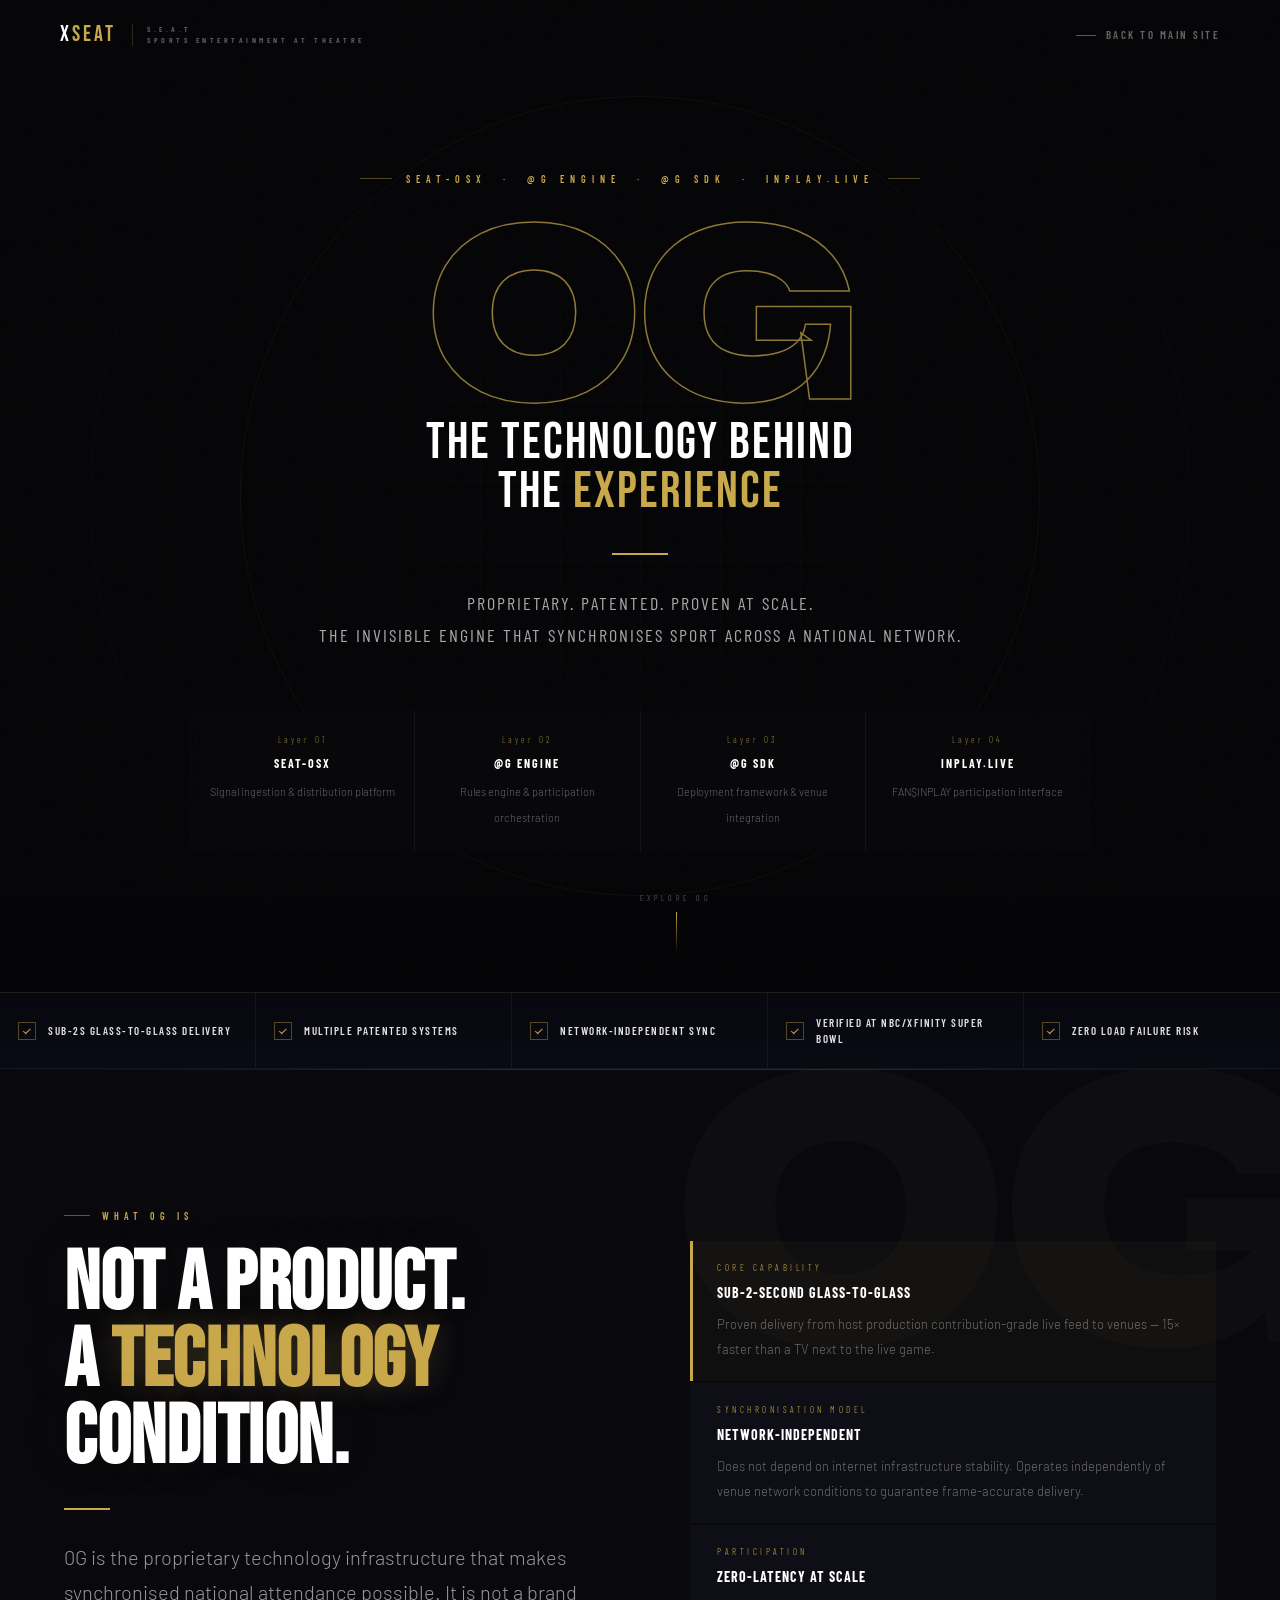
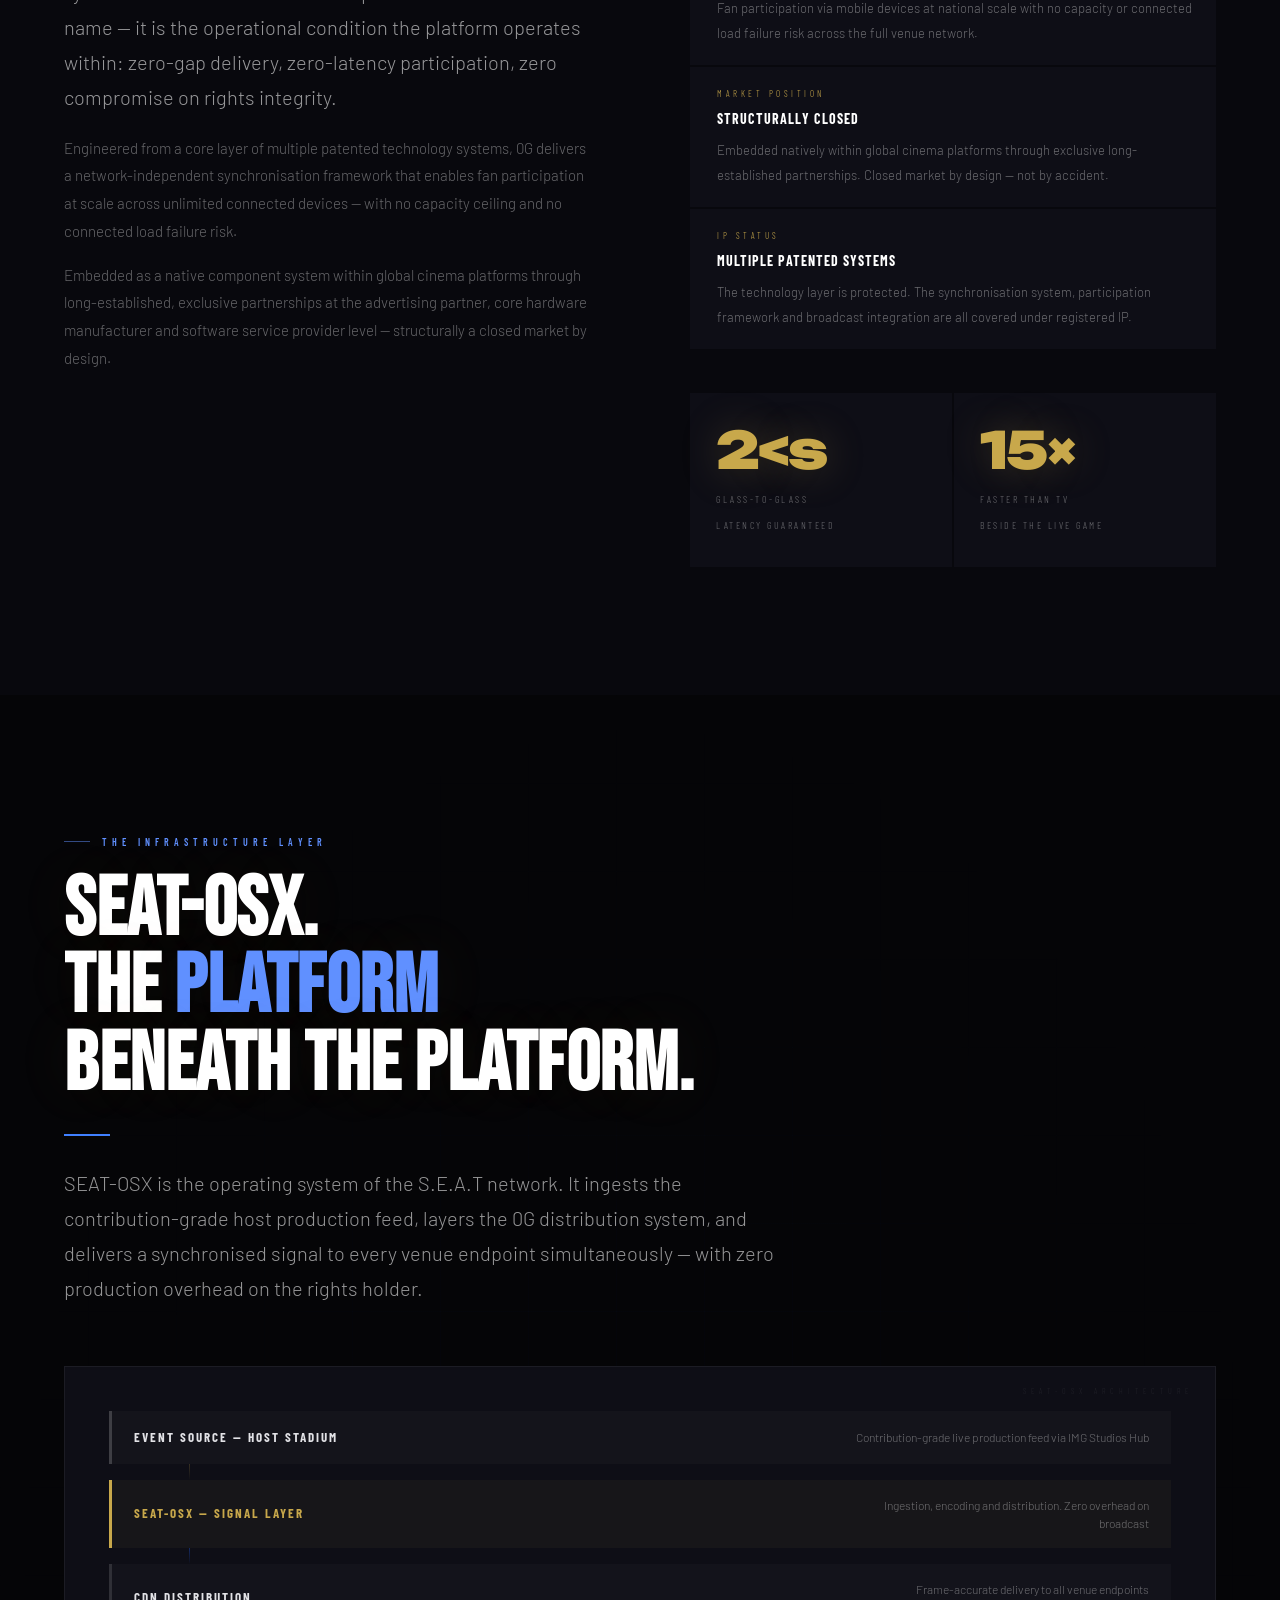
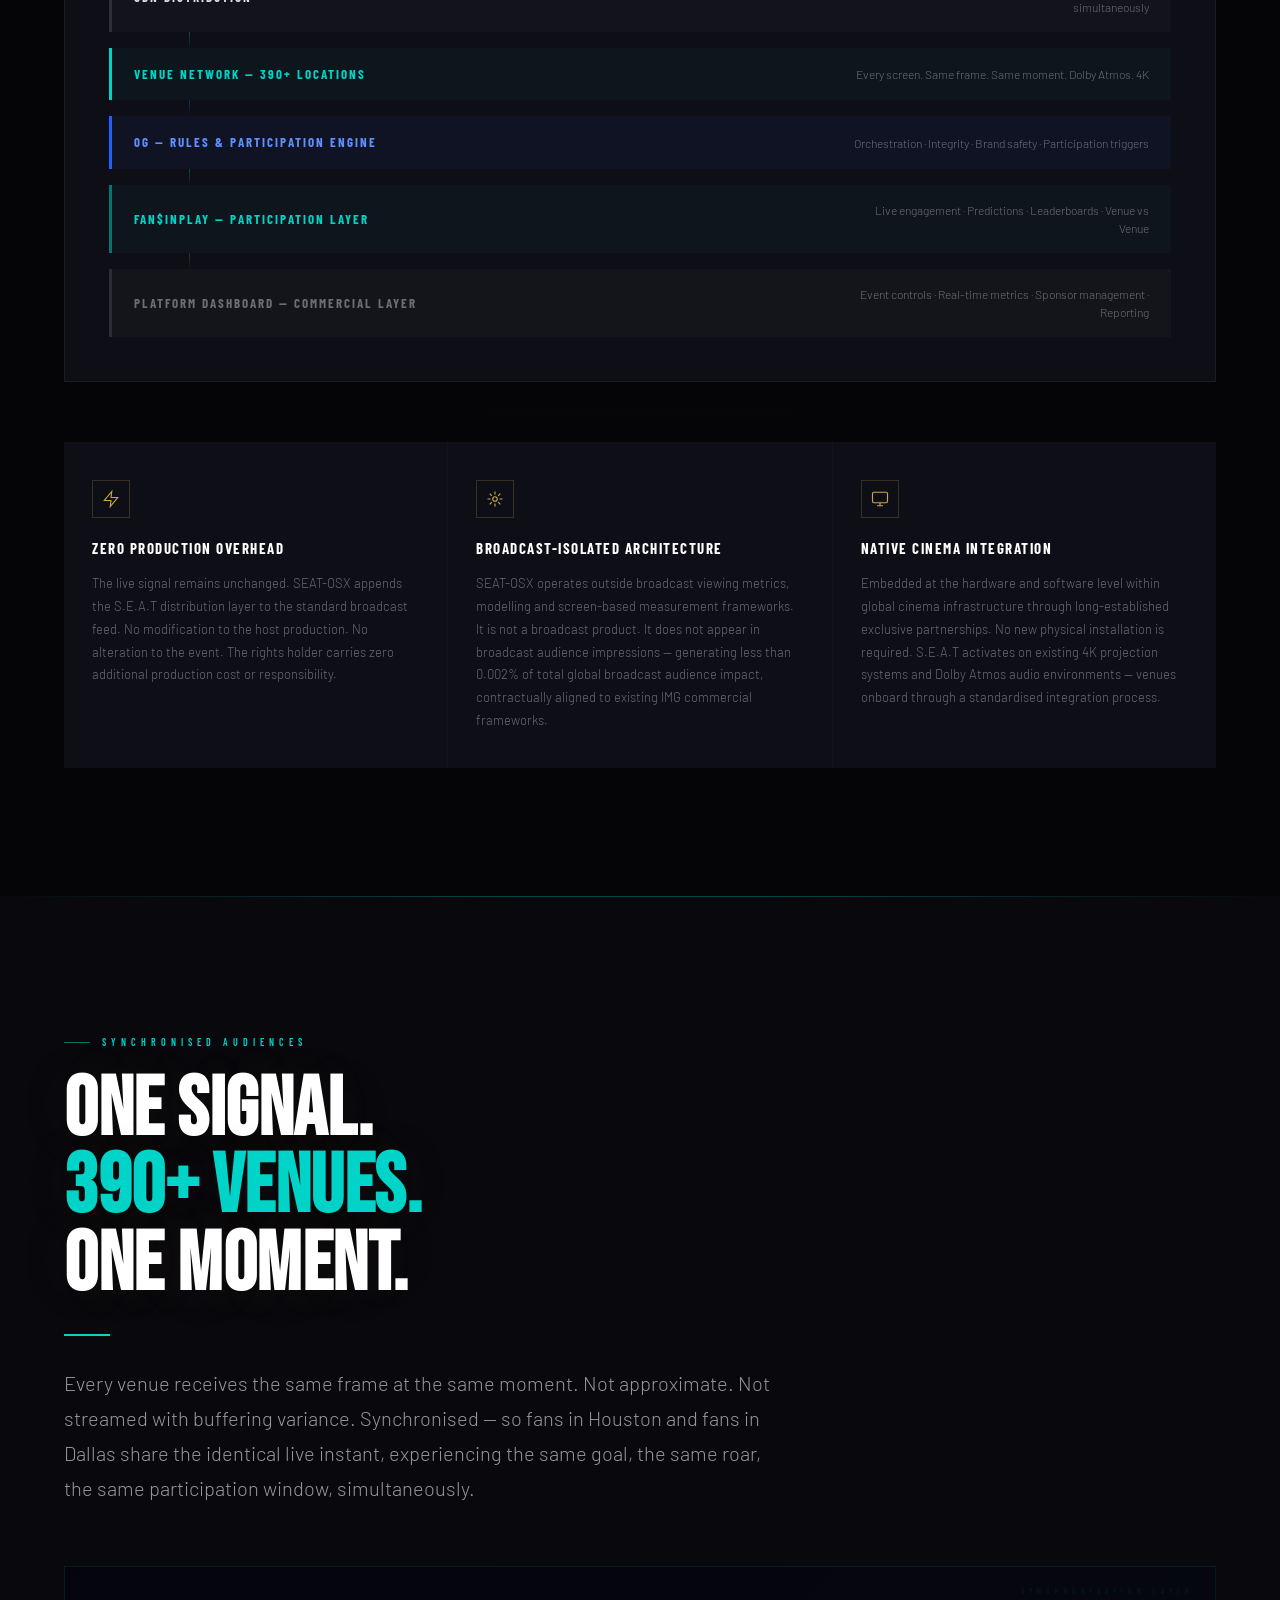
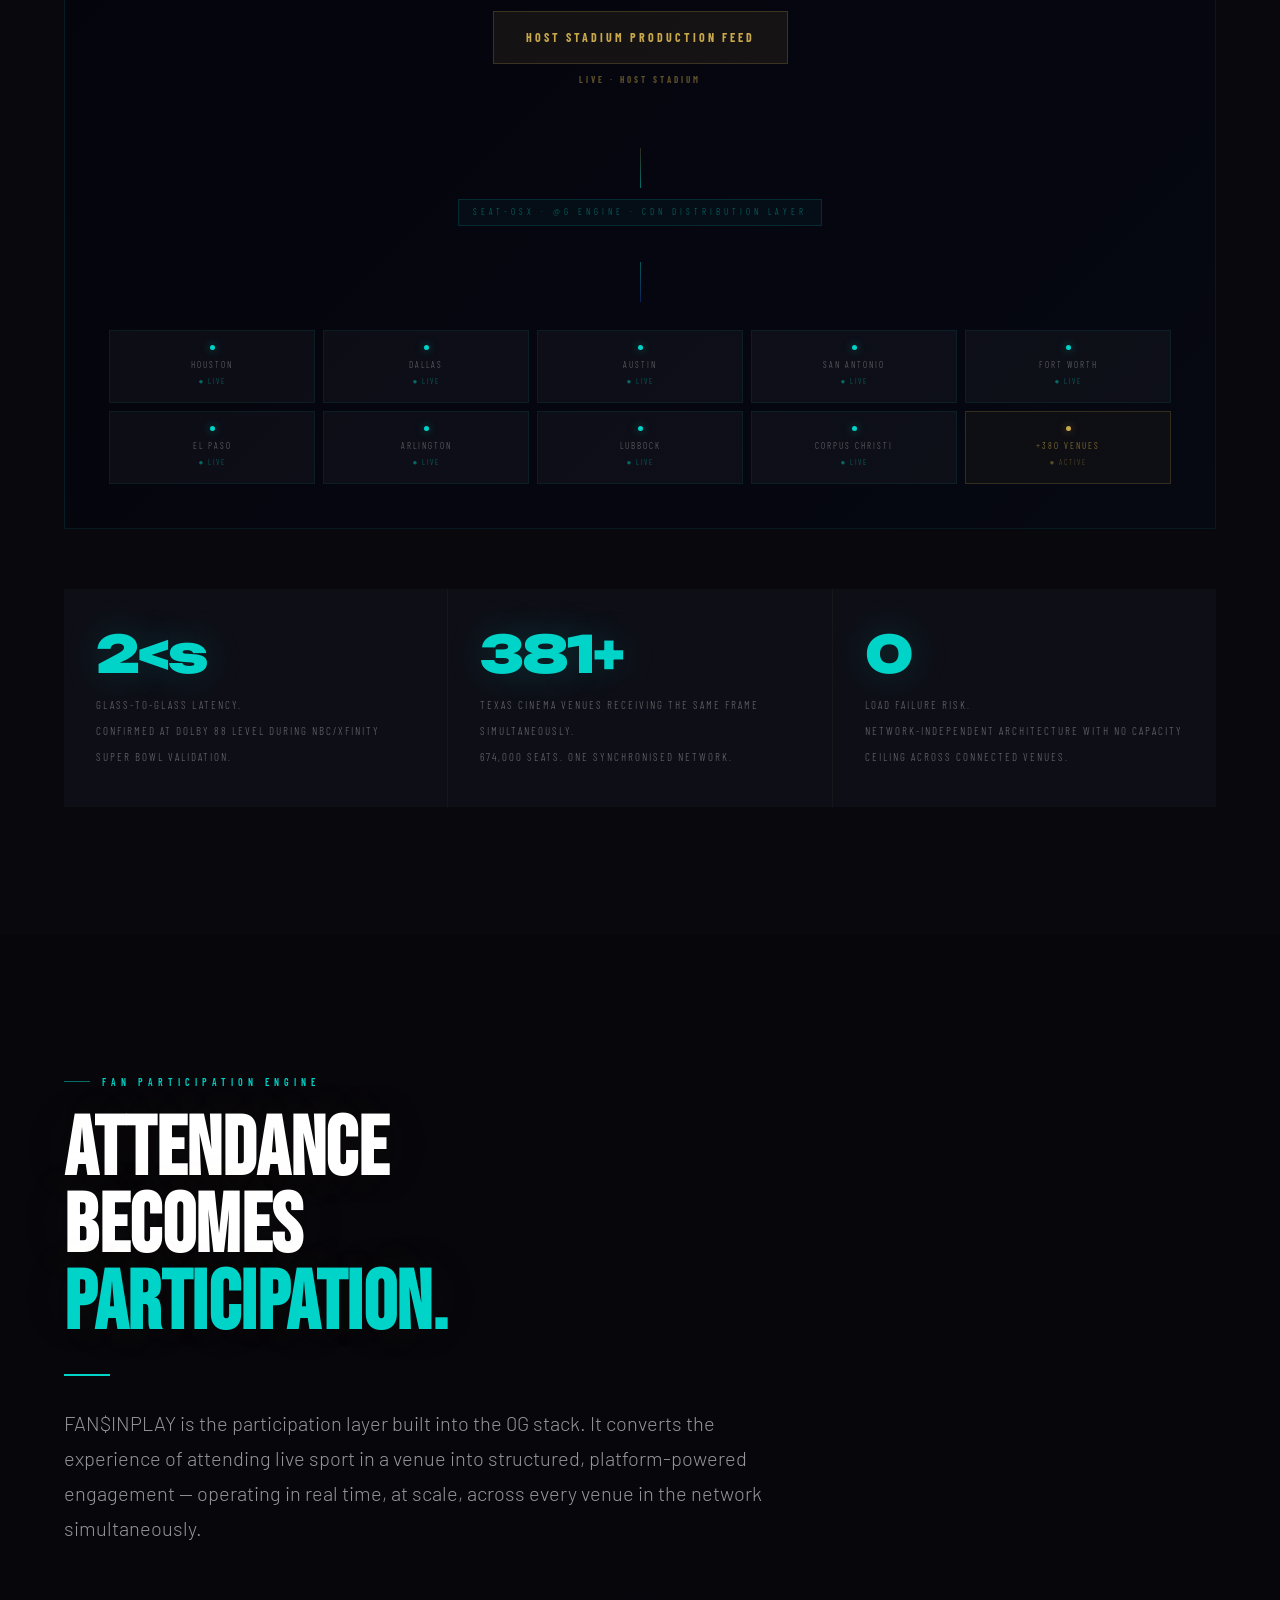
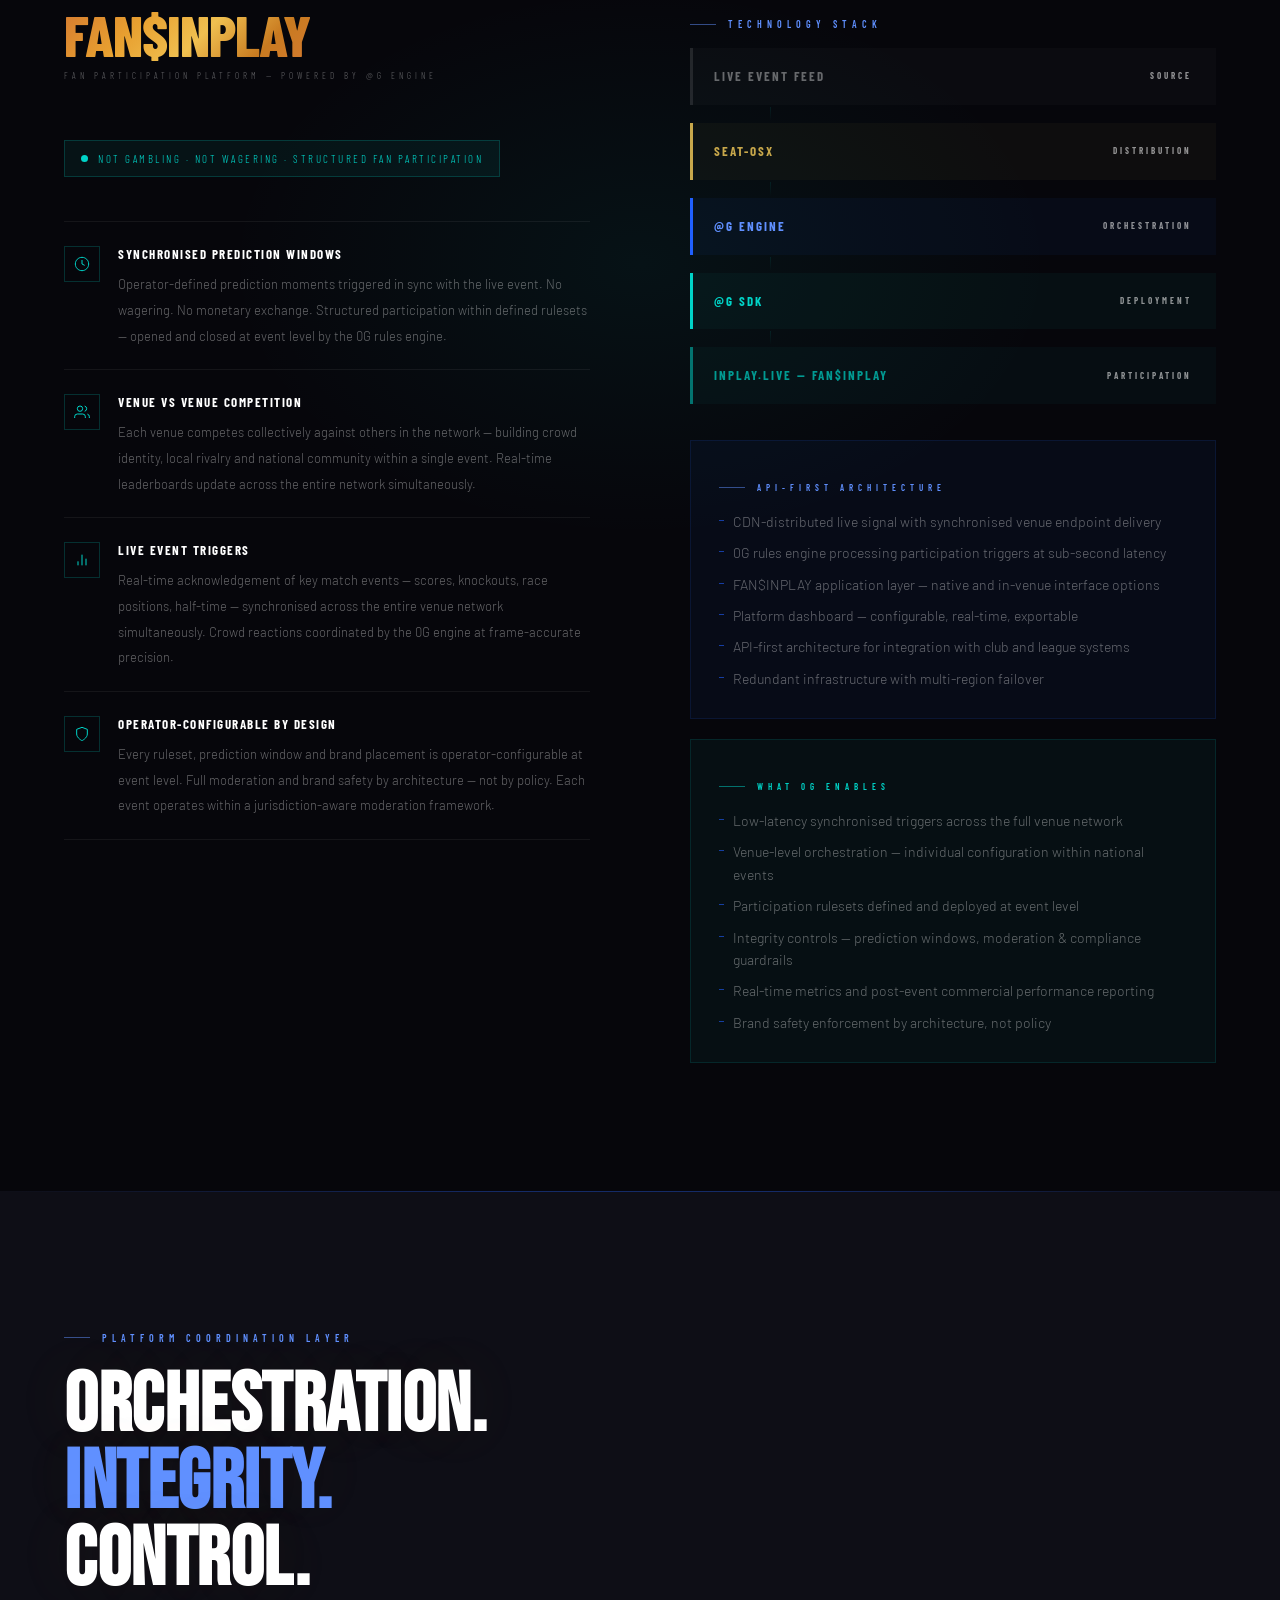
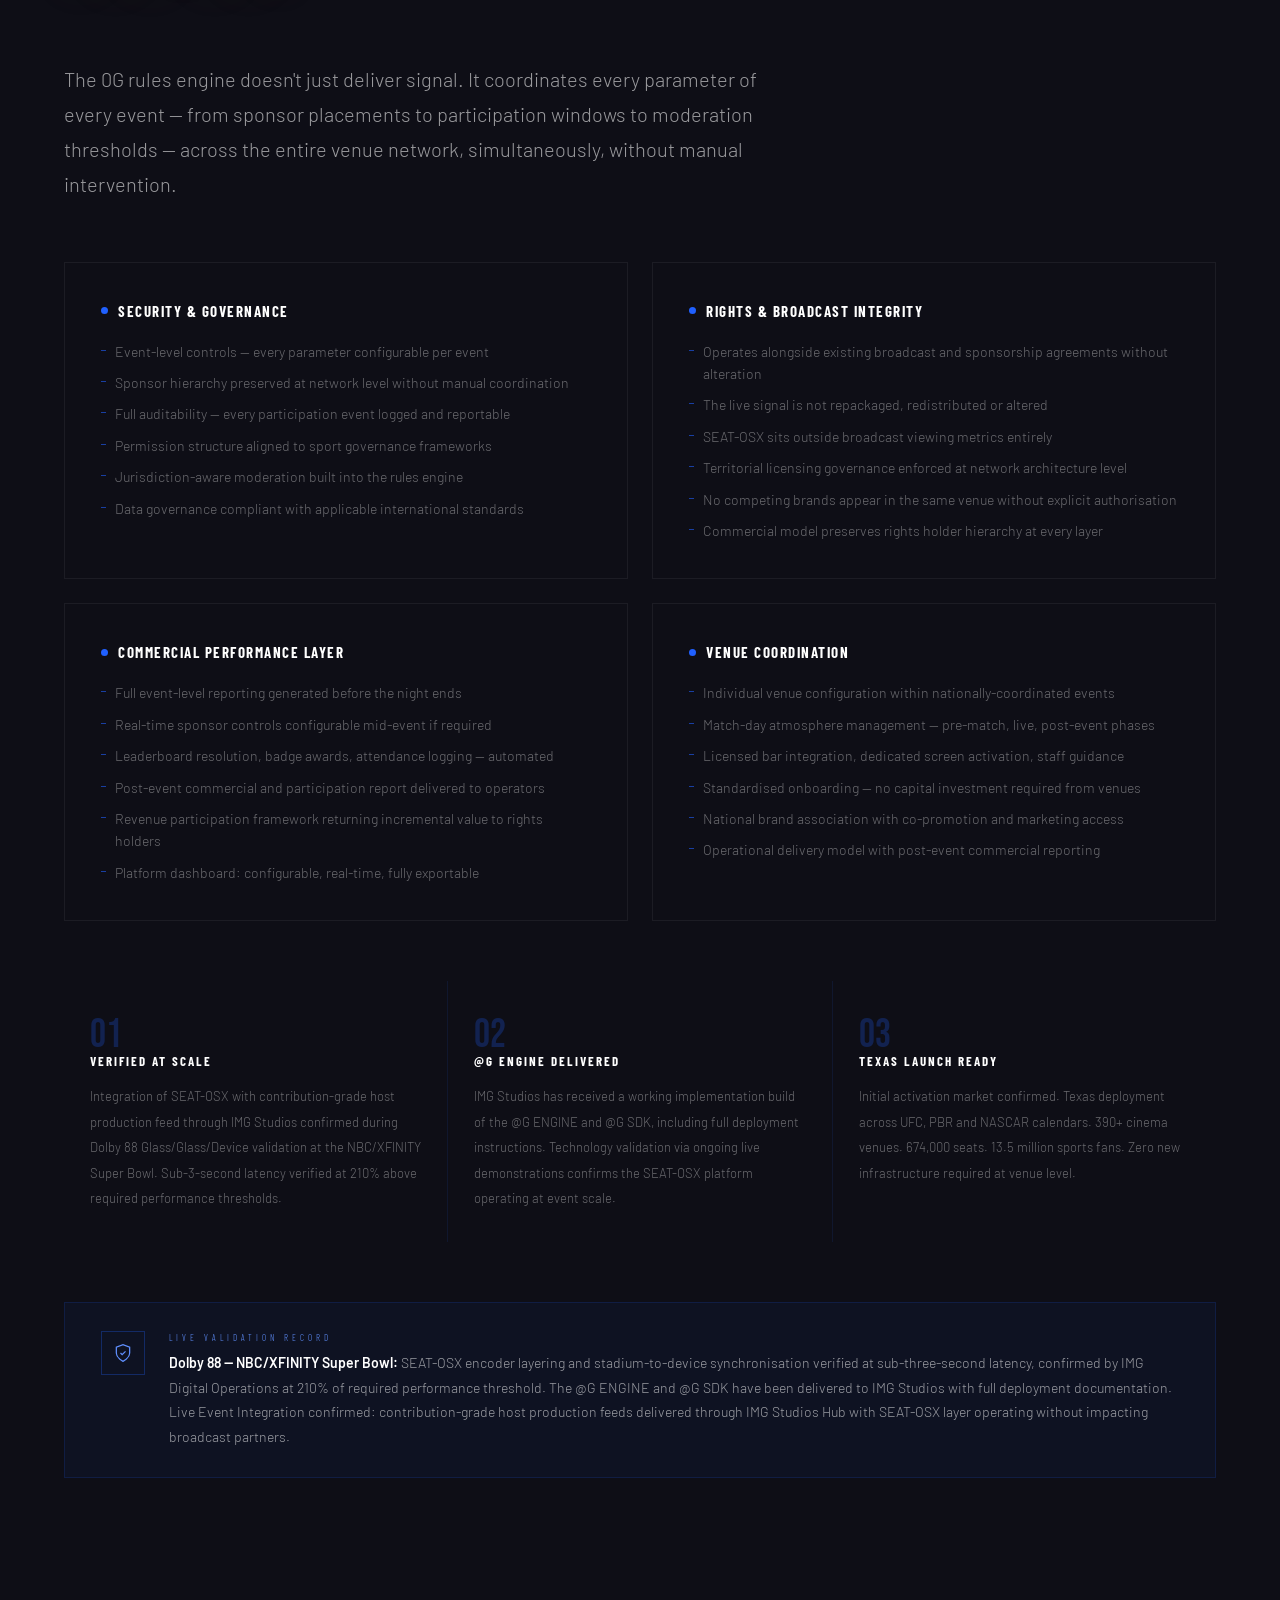
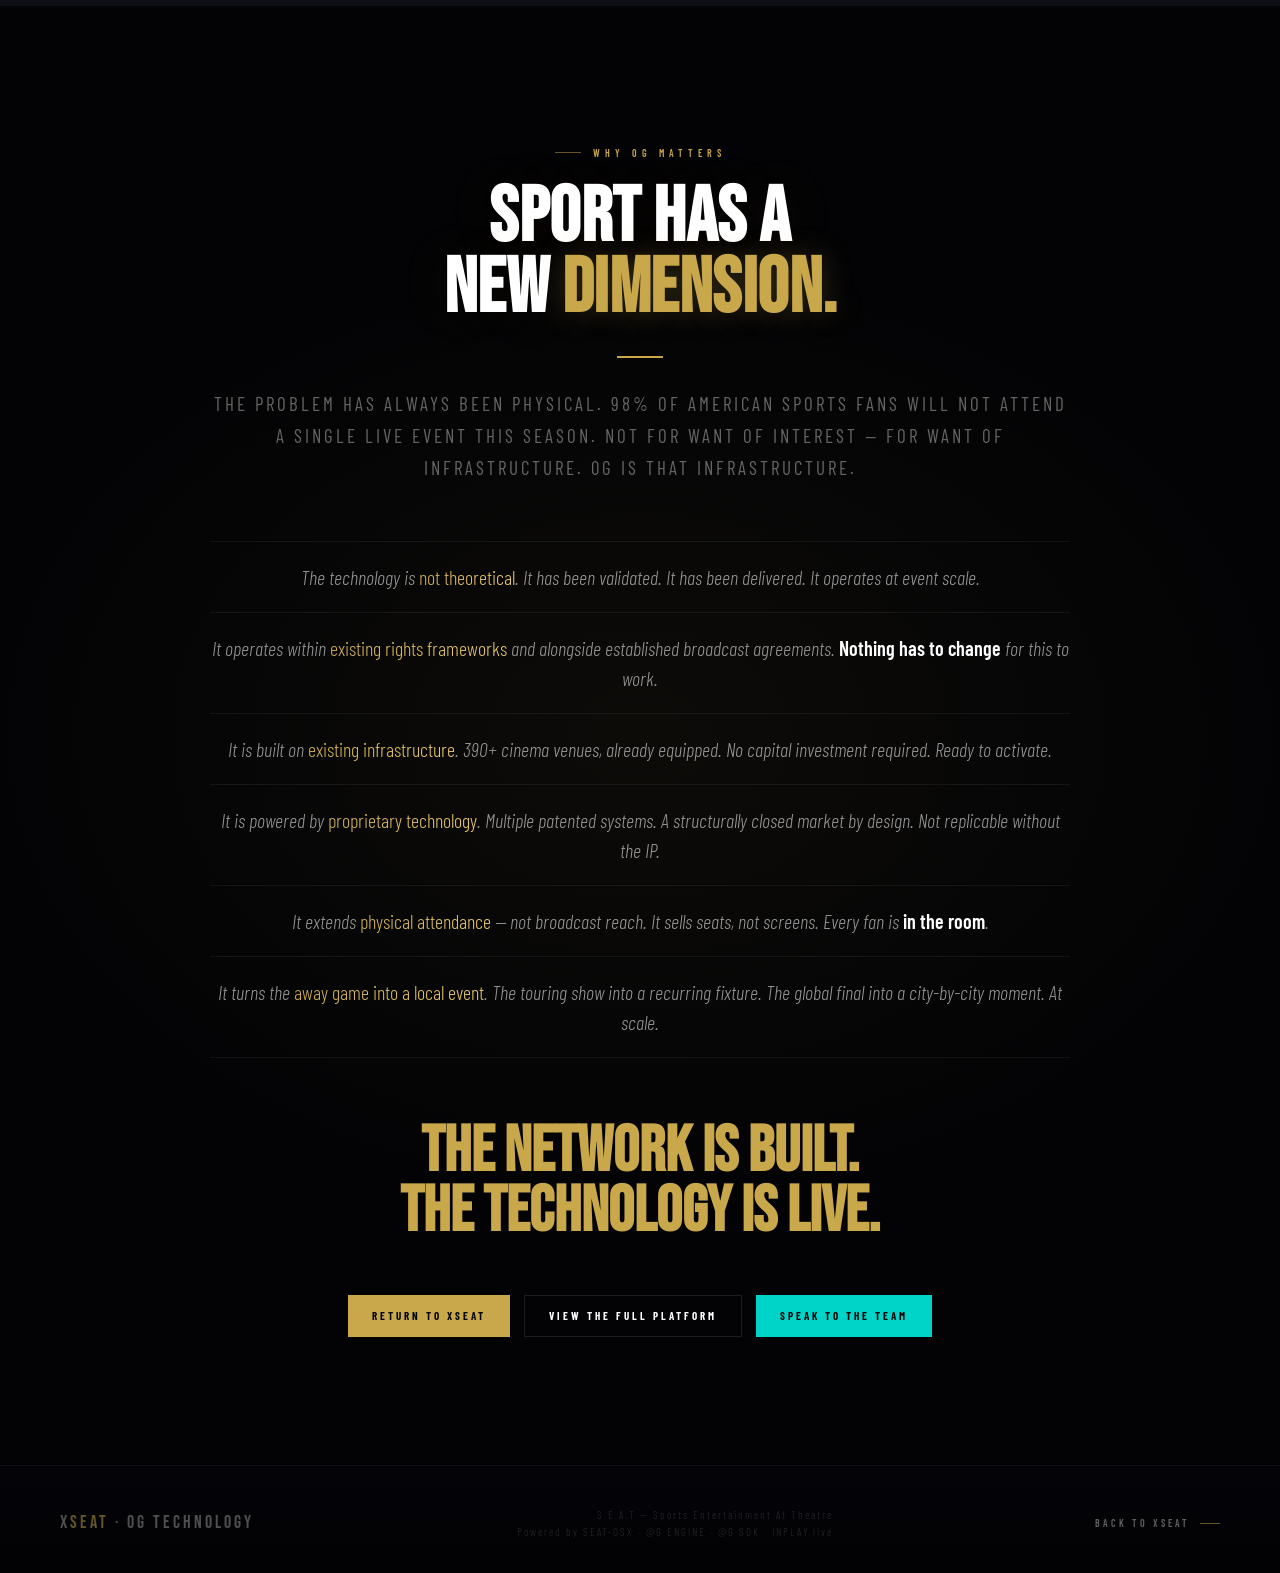
<file: og-technology.html>
<!DOCTYPE html>

<html lang="en">
<head>
<meta charset="utf-8"/>
<meta content="width=device-width, initial-scale=1.0" name="viewport"/>
<title>0G Technology — The Engine Behind S.E.A.T | XSEAT</title>
<meta content="0G is the proprietary technology infrastructure that powers S.E.A.T. Sub-2-second glass-to-glass delivery. Frame-accurate synchronisation. Fan participation at national scale." name="description"/>
<link href="https://fonts.googleapis.com" rel="preconnect"/>
<link crossorigin="" href="https://fonts.gstatic.com" rel="preconnect"/>
<link href="https://fonts.googleapis.com/css2?family=Unbounded:wght@700;900&amp;family=DM+Serif+Display:ital@0;1&amp;display=swap" rel="stylesheet"/>
<link href="https://fonts.googleapis.com/css2?family=Bebas+Neue&amp;family=Barlow:ital,wght@0,300;0,400;0,500;0,600;1,300&amp;family=Barlow+Condensed:ital,wght@0,300;0,400;0,600;0,700;0,800;1,400&amp;display=swap" rel="stylesheet"/><link href="og-technology.css" rel="stylesheet"/>

</head>
<body>
<!-- ── NAV ── -->
<nav aria-label="0G Technology page navigation" id="nav" role="navigation">
<a aria-label="Back to XSEAT" class="nav-brand" href="index.html">
<span class="nav-wordmark">X<span>SEAT</span></span>
<span class="nav-brand-sub">S.E.A.T<br/>Sports Entertainment At Theatre</span>
</a>
<a aria-label="Return to main site" class="nav-back" href="index.html">
    Back to Main Site
  </a>
</nav>
<!-- ══ HERO ══ -->
<section aria-labelledby="og-h1" class="og-hero">
<!-- Grid -->
<div aria-hidden="true" class="og-hero-grid"></div>
<!-- Pulsing rings -->
<div aria-hidden="true" class="og-hero-ring"></div>
<div aria-hidden="true" class="og-hero-ring"></div>
<div aria-hidden="true" class="og-hero-ring"></div>
<!-- Animated signal lines SVG -->
<div aria-hidden="true" class="og-hero-signals">
<svg fill="none" preserveaspectratio="xMidYMid slice" viewbox="0 0 1440 900">
<defs>
<lineargradient id="sigG" x1="0" x2="1" y1="0" y2="0">
<stop offset="0%" stop-color="#c8a84b" stop-opacity="0"></stop>
<stop offset="50%" stop-color="#c8a84b" stop-opacity="0.6"></stop>
<stop offset="100%" stop-color="#c8a84b" stop-opacity="0"></stop>
</lineargradient>
<lineargradient id="sigB" x1="0" x2="1" y1="0" y2="0">
<stop offset="0%" stop-color="#2060ff" stop-opacity="0"></stop>
<stop offset="50%" stop-color="#2060ff" stop-opacity="0.4"></stop>
<stop offset="100%" stop-color="#2060ff" stop-opacity="0"></stop>
</lineargradient>
</defs>
<!-- Radiating signal lines from centre -->
<line stroke="url(#sigG)" stroke-width="1" x1="720" x2="100" y1="450" y2="150">
<animate attributename="opacity" begin="0s" dur="3s" repeatcount="indefinite" values="0;0.8;0"></animate>
</line>
<line stroke="url(#sigG)" stroke-width="1" x1="720" x2="1340" y1="450" y2="150">
<animate attributename="opacity" begin="0.5s" dur="3s" repeatcount="indefinite" values="0;0.8;0"></animate>
</line>
<line stroke="url(#sigB)" stroke-width="1" x1="720" x2="100" y1="450" y2="750">
<animate attributename="opacity" begin="1s" dur="3s" repeatcount="indefinite" values="0;0.6;0"></animate>
</line>
<line stroke="url(#sigB)" stroke-width="1" x1="720" x2="1340" y1="450" y2="750">
<animate attributename="opacity" begin="1.5s" dur="3s" repeatcount="indefinite" values="0;0.6;0"></animate>
</line>
<line stroke="url(#sigG)" stroke-width="1" x1="720" x2="720" y1="450" y2="50">
<animate attributename="opacity" begin="0.3s" dur="2.5s" repeatcount="indefinite" values="0;0.7;0"></animate>
</line>
<line stroke="url(#sigB)" stroke-width="1" x1="720" x2="720" y1="450" y2="860">
<animate attributename="opacity" begin="0.8s" dur="2.5s" repeatcount="indefinite" values="0;0.5;0"></animate>
</line>
<!-- Endpoint nodes -->
<circle cx="100" cy="150" fill="#c8a84b" r="4">
<animate attributename="opacity" dur="3s" repeatcount="indefinite" values="0.2;1;0.2"></animate>
</circle>
<circle cx="1340" cy="150" fill="#c8a84b" r="4">
<animate attributename="opacity" begin="0.5s" dur="3s" repeatcount="indefinite" values="0.2;1;0.2"></animate>
</circle>
<circle cx="100" cy="750" fill="#2060ff" r="4">
<animate attributename="opacity" begin="1s" dur="3s" repeatcount="indefinite" values="0.2;1;0.2"></animate>
</circle>
<circle cx="1340" cy="750" fill="#2060ff" r="4">
<animate attributename="opacity" begin="1.5s" dur="3s" repeatcount="indefinite" values="0.2;1;0.2"></animate>
</circle>
</svg>
</div>
<div class="og-hero-c">
<div aria-hidden="true" class="og-eyebrow">
      SEAT-OSX  ·  @G ENGINE  ·  @G SDK  ·  INPLAY.live
    </div>
<h1 aria-label="Zero G Technology" class="og-h1" id="og-h1">0G</h1>
<p class="og-h1-sub">
      The Technology Behind<br/>
      the <span class="ac">Experience</span>
</p>
<div aria-hidden="true" class="og-hero-rule"></div>
<p class="og-hero-desc">
      Proprietary. Patented. Proven at scale.<br/>
      The invisible engine that synchronises sport across a national network.
    </p>
<!-- Stack strip -->
<div class="og-hero-stack" role="list">
<div class="ohs" role="listitem">
<span class="ohs-n">Layer 01</span>
<span class="ohs-t">SEAT-OSX</span>
<span class="ohs-d">Signal ingestion &amp; distribution platform</span>
</div>
<div class="ohs" role="listitem">
<span class="ohs-n">Layer 02</span>
<span class="ohs-t">@G Engine</span>
<span class="ohs-d">Rules engine &amp; participation orchestration</span>
</div>
<div class="ohs" role="listitem">
<span class="ohs-n">Layer 03</span>
<span class="ohs-t">@G SDK</span>
<span class="ohs-d">Deployment framework &amp; venue integration</span>
</div>
<div class="ohs" role="listitem">
<span class="ohs-n">Layer 04</span>
<span class="ohs-t">INPLAY.live</span>
<span class="ohs-d">FAN$INPLAY participation interface</span>
</div>
</div>
</div>
<div aria-hidden="true" class="og-scroll-cue">
<span>Explore 0G</span>
<div class="sc-line"></div>
</div>
</section>
<!-- ── PROOF STRIP ── -->
<div aria-label="0G technology proof points" class="og-proof" role="list">
<div class="op-i" role="listitem"><div class="op-tick"></div><span>Sub-2s glass-to-glass delivery</span></div>
<div class="op-i" role="listitem"><div class="op-tick"></div><span>Multiple patented systems</span></div>
<div class="op-i" role="listitem"><div class="op-tick"></div><span>Network-independent sync</span></div>
<div class="op-i" role="listitem"><div class="op-tick"></div><span>Verified at NBC/XFINITY Super Bowl</span></div>
<div class="op-i" role="listitem"><div class="op-tick"></div><span>Zero load failure risk</span></div>
</div>
<main>
<!-- ══ SECTION 1 — WHAT 0G IS ══ -->
<section aria-labelledby="what-og-h" class="what-og" id="what-og">
<div aria-hidden="true" class="what-og-ghost">0G</div>
<div class="what-og-in">
<div class="what-og-left">
<div class="lbl rv">What 0G Is</div>
<h2 class="rv d1" id="what-og-h">
        NOT A PRODUCT.<br/>
        A <span class="gold">TECHNOLOGY</span><br/>
        CONDITION.
      </h2>
<div class="rule rv d2"></div>
<p class="lede rv d2">
        0G is the proprietary technology infrastructure that makes synchronised national attendance possible. It is not a brand name — it is the operational condition the platform operates within: zero-gap delivery, zero-latency participation, zero compromise on rights integrity.
      </p>
<p class="bc rv d3" style="margin-top:20px">
        Engineered from a core layer of multiple patented technology systems, 0G delivers a network-independent synchronisation framework that enables fan participation at scale across unlimited connected devices — with no capacity ceiling and no connected load failure risk.
      </p>
<p class="bc rv d3" style="margin-top:16px">
        Embedded as a native component system within global cinema platforms through long-established, exclusive partnerships at the advertising partner, core hardware manufacturer and software service provider level — structurally a closed market by design.
      </p>
</div>
<div class="what-og-right">
<div class="og-def-block rv d1" role="list">
<div class="og-def-row accent" role="listitem">
<span class="og-def-label">Core Capability</span>
<span class="og-def-val">Sub-2-Second Glass-to-Glass</span>
<span class="og-def-desc">Proven delivery from host production contribution-grade live feed to venues — 15× faster than a TV next to the live game.</span>
</div>
<div class="og-def-row" role="listitem">
<span class="og-def-label">Synchronisation Model</span>
<span class="og-def-val">Network-Independent</span>
<span class="og-def-desc">Does not depend on internet infrastructure stability. Operates independently of venue network conditions to guarantee frame-accurate delivery.</span>
</div>
<div class="og-def-row" role="listitem">
<span class="og-def-label">Participation</span>
<span class="og-def-val">Zero-Latency at Scale</span>
<span class="og-def-desc">Fan participation via mobile devices at national scale with no capacity or connected load failure risk across the full venue network.</span>
</div>
<div class="og-def-row" role="listitem">
<span class="og-def-label">Market Position</span>
<span class="og-def-val">Structurally Closed</span>
<span class="og-def-desc">Embedded natively within global cinema platforms through exclusive long-established partnerships. Closed market by design — not by accident.</span>
</div>
<div class="og-def-row" role="listitem">
<span class="og-def-label">IP Status</span>
<span class="og-def-val">Multiple Patented Systems</span>
<span class="og-def-desc">The technology layer is protected. The synchronisation system, participation framework and broadcast integration are all covered under registered IP.</span>
</div>
</div>
<div class="og-metric-pair rv d2">
<div class="og-metric">
<span class="og-metric-n">&lt;2<span style="font-size:.5em;letter-spacing:-1px">s</span></span>
<span class="og-metric-l">Glass-to-glass<br/>latency guaranteed</span>
</div>
<div class="og-metric">
<span class="og-metric-n">15<span style="font-size:.5em;letter-spacing:-1px">×</span></span>
<span class="og-metric-l">Faster than TV<br/>beside the live game</span>
</div>
</div>
</div>
</div>
</section>
<!-- ══ SECTION 2 — THE INFRASTRUCTURE LAYER ══ -->
<section aria-labelledby="infra-h" class="infra" id="infra">
<div aria-hidden="true" class="infra-grid-bg"></div>
<div class="infra-in">
<div class="lbl lbl-blue rv">The Infrastructure Layer</div>
<h2 class="rv d1" id="infra-h">
      SEAT-OSX.<br/>THE <span class="blue">PLATFORM</span><br/>BENEATH THE PLATFORM.
    </h2>
<div class="rule rule-b rv d2"></div>
<p class="lede rv d2" style="max-width:720px">
      SEAT-OSX is the operating system of the S.E.A.T network. It ingests the contribution-grade host production feed, layers the 0G distribution system, and delivers a synchronised signal to every venue endpoint simultaneously — with zero production overhead on the rights holder.
    </p>
<!-- Architecture diagram -->
<div aria-label="SEAT-OSX system architecture" class="og-arch rv d2" role="img">
<div class="og-arch-flow">
<div class="og-an l-src">
<span class="og-an-l">Event Source — Host Stadium</span>
<span class="og-an-d">Contribution-grade live production feed via IMG Studios Hub</span>
</div>
<div class="og-conn"><div class="og-conn-line"></div></div>
<div class="og-an l-seat">
<span class="og-an-l">SEAT-OSX — Signal Layer</span>
<span class="og-an-d">Ingestion, encoding and distribution. Zero overhead on broadcast</span>
</div>
<div class="og-conn"><div class="og-conn-line blue-line"></div></div>
<div class="og-an l-cdn">
<span class="og-an-l">CDN Distribution</span>
<span class="og-an-d">Frame-accurate delivery to all venue endpoints simultaneously</span>
</div>
<div class="og-conn"><div class="og-conn-line teal-line"></div></div>
<div class="og-an l-venue">
<span class="og-an-l">Venue Network — 390+ Locations</span>
<span class="og-an-d">Every screen. Same frame. Same moment. Dolby Atmos. 4K</span>
</div>
<div class="og-conn"><div class="og-conn-line blue-line"></div></div>
<div class="og-an l-0g">
<span class="og-an-l">0G — Rules &amp; Participation Engine</span>
<span class="og-an-d">Orchestration · Integrity · Brand safety · Participation triggers</span>
</div>
<div class="og-conn"><div class="og-conn-line teal-line"></div></div>
<div class="og-an l-fan">
<span class="og-an-l">FAN$INPLAY — Participation Layer</span>
<span class="og-an-d">Live engagement · Predictions · Leaderboards · Venue vs Venue</span>
</div>
<div class="og-conn"><div class="og-conn-line"></div></div>
<div class="og-an l-dash">
<span class="og-an-l">Platform Dashboard — Commercial Layer</span>
<span class="og-an-d">Event controls · Real-time metrics · Sponsor management · Reporting</span>
</div>
</div>
</div>
<div class="infra-cols rv d2">
<div class="infra-col">
<div aria-hidden="true" class="infra-col-icon">
<svg viewbox="0 0 24 24"><path d="M13 2L3 14h9l-1 8 10-12h-9l1-8z"></path></svg>
</div>
<h4>Zero Production Overhead</h4>
<p>The live signal remains unchanged. SEAT-OSX appends the S.E.A.T distribution layer to the standard broadcast feed. No modification to the host production. No alteration to the event. The rights holder carries zero additional production cost or responsibility.</p>
</div>
<div class="infra-col">
<div aria-hidden="true" class="infra-col-icon">
<svg viewbox="0 0 24 24"><circle cx="12" cy="12" r="3"></circle><path d="M12 2v4M12 18v4M4.93 4.93l2.83 2.83M16.24 16.24l2.83 2.83M2 12h4M18 12h4M4.93 19.07l2.83-2.83M16.24 7.76l2.83-2.83"></path></svg>
</div>
<h4>Broadcast-Isolated Architecture</h4>
<p>SEAT-OSX operates outside broadcast viewing metrics, modelling and screen-based measurement frameworks. It is not a broadcast product. It does not appear in broadcast audience impressions — generating less than 0.002% of total global broadcast audience impact, contractually aligned to existing IMG commercial frameworks.</p>
</div>
<div class="infra-col">
<div aria-hidden="true" class="infra-col-icon">
<svg viewbox="0 0 24 24"><rect height="14" rx="2" width="20" x="2" y="3"></rect><path d="M8 21h8M12 17v4"></path></svg>
</div>
<h4>Native Cinema Integration</h4>
<p>Embedded at the hardware and software level within global cinema infrastructure through long-established exclusive partnerships. No new physical installation is required. S.E.A.T activates on existing 4K projection systems and Dolby Atmos audio environments — venues onboard through a standardised integration process.</p>
</div>
</div>
</div>
</section>
<!-- ══ SECTION 3 — SYNCHRONISED AUDIENCES ══ -->
<section aria-labelledby="sync-h" class="sync-sec" id="synchronisation">
<div class="sync-in">
<div class="lbl lbl-teal rv">Synchronised Audiences</div>
<h2 class="rv d1" id="sync-h">
      ONE SIGNAL.<br/>
<span class="teal">390+ VENUES.</span><br/>
      ONE MOMENT.
    </h2>
<div class="rule rule-t rv d2"></div>
<p class="lede rv d2" style="max-width:720px">
      Every venue receives the same frame at the same moment. Not approximate. Not streamed with buffering variance. Synchronised — so fans in Houston and fans in Dallas share the identical live instant, experiencing the same goal, the same roar, the same participation window, simultaneously.
    </p>
<!-- Sync diagram -->
<div aria-label="Synchronisation architecture showing signal from host stadium to 390+ venue network" class="sync-diagram rv d2" role="img">
<div class="sync-source">
<div class="sync-source-node">HOST STADIUM PRODUCTION FEED</div>
</div>
<div style="height:44px"></div>
<div class="sync-signal-trunk"></div>
<div class="sync-label-row">
<div class="sync-label">SEAT-OSX · @G ENGINE · CDN DISTRIBUTION LAYER</div>
</div>
<div style="height:8px"></div>
<div class="sync-signal-trunk" style="background:linear-gradient(rgba(0,212,200,0.4),rgba(32,96,255,0.3))"></div>
<div style="height:20px"></div>
<div aria-label="Active venue network" class="sync-venues" role="list">
<div class="sync-venue" role="listitem">
<div class="sync-venue-dot"></div>
<div class="sync-venue-name">Houston</div>
<span class="sync-venue-status">● LIVE</span>
</div>
<div class="sync-venue" role="listitem">
<div class="sync-venue-dot"></div>
<div class="sync-venue-name">Dallas</div>
<span class="sync-venue-status">● LIVE</span>
</div>
<div class="sync-venue" role="listitem">
<div class="sync-venue-dot"></div>
<div class="sync-venue-name">Austin</div>
<span class="sync-venue-status">● LIVE</span>
</div>
<div class="sync-venue" role="listitem">
<div class="sync-venue-dot"></div>
<div class="sync-venue-name">San Antonio</div>
<span class="sync-venue-status">● LIVE</span>
</div>
<div class="sync-venue" role="listitem">
<div class="sync-venue-dot"></div>
<div class="sync-venue-name">Fort Worth</div>
<span class="sync-venue-status">● LIVE</span>
</div>
<div class="sync-venue" role="listitem">
<div class="sync-venue-dot"></div>
<div class="sync-venue-name">El Paso</div>
<span class="sync-venue-status">● LIVE</span>
</div>
<div class="sync-venue" role="listitem">
<div class="sync-venue-dot"></div>
<div class="sync-venue-name">Arlington</div>
<span class="sync-venue-status">● LIVE</span>
</div>
<div class="sync-venue" role="listitem">
<div class="sync-venue-dot"></div>
<div class="sync-venue-name">Lubbock</div>
<span class="sync-venue-status">● LIVE</span>
</div>
<div class="sync-venue" role="listitem">
<div class="sync-venue-dot"></div>
<div class="sync-venue-name">Corpus Christi</div>
<span class="sync-venue-status">● LIVE</span>
</div>
<div class="sync-venue" role="listitem" style="border-color:rgba(200,168,75,0.2);background:rgba(200,168,75,0.04)">
<div class="sync-venue-dot" style="background:var(--gold);box-shadow:0 0 8px rgba(200,168,75,0.5)"></div>
<div class="sync-venue-name" style="color:rgba(200,168,75,0.7)">+380 Venues</div>
<span class="sync-venue-status" style="color:rgba(200,168,75,0.4)">● ACTIVE</span>
</div>
</div>
</div><!-- /sync-diagram -->
<div class="sync-stats rv d2">
<div class="sync-stat">
<span class="sync-stat-n">&lt;2s</span>
<span class="sync-stat-l">Glass-to-glass latency.<br/>Confirmed at Dolby 88 level during NBC/XFINITY Super Bowl validation.</span>
</div>
<div class="sync-stat">
<span class="sync-stat-n">390<span style="font-size:.55em;letter-spacing:-1px">+</span></span>
<span class="sync-stat-l">Texas cinema venues receiving the same frame simultaneously.<br/>674,000 seats. One synchronised network.</span>
</div>
<div class="sync-stat">
<span class="sync-stat-n">0</span>
<span class="sync-stat-l">Load failure risk.<br/>Network-independent architecture with no capacity ceiling across connected venues.</span>
</div>
</div>
</div>
</section>
<!-- ══ SECTION 4 — FAN PARTICIPATION ENGINE ══ -->
<section aria-labelledby="fpe-h" class="fpe" id="participation">
<div aria-hidden="true" class="fpe-glow"></div>
<div class="fpe-in">
<div class="lbl lbl-teal rv">Fan Participation Engine</div>
<h2 class="rv d1" id="fpe-h">
      ATTENDANCE<br/>
      BECOMES<br/>
<span class="teal">PARTICIPATION.</span>
</h2>
<div class="rule rule-t rv d2"></div>
<p class="lede rv d2" style="max-width:720px">
      FAN$INPLAY is the participation layer built into the 0G stack. It converts the experience of attending live sport in a venue into structured, platform-powered engagement — operating in real time, at scale, across every venue in the network simultaneously.
    </p>
<div class="fpe-grid">
<div class="fpe-left">
<!-- FansInPlay mark -->
<div class="fip-mark rv">FAN$INPLAY</div>
<span class="fip-mark-sub rv d1">Fan Participation Platform — Powered by @G ENGINE</span>
<div class="no-gamble rv d1">Not gambling · Not wagering · Structured fan participation</div>
<div class="fpe-components rv d2" role="list">
<div class="fpe-comp" role="listitem">
<div aria-hidden="true" class="fpe-comp-icon">
<svg viewbox="0 0 24 24"><path d="M12 22c5.523 0 10-4.477 10-10S17.523 2 12 2 2 6.477 2 12s4.477 10 10 10z"></path><path d="M12 6v6l4 2"></path></svg>
</div>
<div>
<span class="fpe-comp-title">Synchronised Prediction Windows</span>
<span class="fpe-comp-desc">Operator-defined prediction moments triggered in sync with the live event. No wagering. No monetary exchange. Structured participation within defined rulesets — opened and closed at event level by the 0G rules engine.</span>
</div>
</div>
<div class="fpe-comp" role="listitem">
<div aria-hidden="true" class="fpe-comp-icon">
<svg viewbox="0 0 24 24"><path d="M17 21v-2a4 4 0 0 0-4-4H5a4 4 0 0 0-4 4v2"></path><circle cx="9" cy="7" r="4"></circle><path d="M23 21v-2a4 4 0 0 0-3-3.87M16 3.13a4 4 0 0 1 0 7.75"></path></svg>
</div>
<div>
<span class="fpe-comp-title">Venue vs Venue Competition</span>
<span class="fpe-comp-desc">Each venue competes collectively against others in the network — building crowd identity, local rivalry and national community within a single event. Real-time leaderboards update across the entire network simultaneously.</span>
</div>
</div>
<div class="fpe-comp" role="listitem">
<div aria-hidden="true" class="fpe-comp-icon">
<svg viewbox="0 0 24 24"><path d="M18 20V10M12 20V4M6 20v-6"></path></svg>
</div>
<div>
<span class="fpe-comp-title">Live Event Triggers</span>
<span class="fpe-comp-desc">Real-time acknowledgement of key match events — scores, knockouts, race positions, half-time — synchronised across the entire venue network simultaneously. Crowd reactions coordinated by the 0G engine at frame-accurate precision.</span>
</div>
</div>
<div class="fpe-comp" role="listitem">
<div aria-hidden="true" class="fpe-comp-icon">
<svg viewbox="0 0 24 24"><path d="M12 22s8-4 8-10V5l-8-3-8 3v7c0 6 8 10 8 10z"></path></svg>
</div>
<div>
<span class="fpe-comp-title">Operator-Configurable by Design</span>
<span class="fpe-comp-desc">Every ruleset, prediction window and brand placement is operator-configurable at event level. Full moderation and brand safety by architecture — not by policy. Each event operates within a jurisdiction-aware moderation framework.</span>
</div>
</div>
</div>
</div>
<div class="fpe-right rv d1">
<div class="lbl lbl-blue" style="margin-bottom:16px">Technology Stack</div>
<div class="fpe-stack" role="list">
<div class="fpe-stack-row fs-1" role="listitem">
<span class="fs-label">Live Event Feed</span>
<span class="fs-tag">Source</span>
</div>
<div class="fpe-stack-conn"><div></div></div>
<div class="fpe-stack-row fs-2" role="listitem">
<span class="fs-label">SEAT-OSX</span>
<span class="fs-tag">Distribution</span>
</div>
<div class="fpe-stack-conn"><div></div></div>
<div class="fpe-stack-row fs-4" role="listitem">
<span class="fs-label">@G Engine</span>
<span class="fs-tag">Orchestration</span>
</div>
<div class="fpe-stack-conn"><div></div></div>
<div class="fpe-stack-row fs-3" role="listitem">
<span class="fs-label">@G SDK</span>
<span class="fs-tag">Deployment</span>
</div>
<div class="fpe-stack-conn"><div></div></div>
<div class="fpe-stack-row fs-5" role="listitem">
<span class="fs-label">INPLAY.live — FAN$INPLAY</span>
<span class="fs-tag">Participation</span>
</div>
</div>
<div style="margin-top:36px; padding:28px; background:rgba(32,96,255,0.05); border:1px solid rgba(32,96,255,0.12)">
<div class="lbl lbl-blue" style="margin-bottom:16px; font-size:9px">API-First Architecture</div>
<ul class="coord-list" style="padding:0">
<li>CDN-distributed live signal with synchronised venue endpoint delivery</li>
<li>0G rules engine processing participation triggers at sub-second latency</li>
<li>FAN$INPLAY application layer — native and in-venue interface options</li>
<li>Platform dashboard — configurable, real-time, exportable</li>
<li>API-first architecture for integration with club and league systems</li>
<li>Redundant infrastructure with multi-region failover</li>
</ul>
</div>
<div style="margin-top:20px; padding:28px; background:rgba(0,212,200,0.04); border:1px solid rgba(0,212,200,0.12)">
<div class="lbl lbl-teal" style="margin-bottom:16px; font-size:9px">What 0G Enables</div>
<ul class="coord-list" style="padding:0">
<li>Low-latency synchronised triggers across the full venue network</li>
<li>Venue-level orchestration — individual configuration within national events</li>
<li>Participation rulesets defined and deployed at event level</li>
<li>Integrity controls — prediction windows, moderation &amp; compliance guardrails</li>
<li>Real-time metrics and post-event commercial performance reporting</li>
<li>Brand safety enforcement by architecture, not policy</li>
</ul>
</div>
</div>
</div>
</div>
</section>
<!-- ══ SECTION 5 — PLATFORM COORDINATION ══ -->
<section aria-labelledby="coord-h" class="coord" id="coordination">
<div class="coord-in">
<div class="lbl lbl-blue rv">Platform Coordination Layer</div>
<h2 class="rv d1" id="coord-h">
      ORCHESTRATION.<br/>
<span class="blue">INTEGRITY.</span><br/>
      CONTROL.
    </h2>
<div class="rule rule-b rv d2"></div>
<p class="lede rv d2" style="max-width:720px">
      The 0G rules engine doesn't just deliver signal. It coordinates every parameter of every event — from sponsor placements to participation windows to moderation thresholds — across the entire venue network, simultaneously, without manual intervention.
    </p>
<div class="coord-grid rv d2">
<div class="coord-card">
<h4>Security &amp; Governance</h4>
<ul class="coord-list">
<li>Event-level controls — every parameter configurable per event</li>
<li>Sponsor hierarchy preserved at network level without manual coordination</li>
<li>Full auditability — every participation event logged and reportable</li>
<li>Permission structure aligned to sport governance frameworks</li>
<li>Jurisdiction-aware moderation built into the rules engine</li>
<li>Data governance compliant with applicable international standards</li>
</ul>
</div>
<div class="coord-card">
<h4>Rights &amp; Broadcast Integrity</h4>
<ul class="coord-list">
<li>Operates alongside existing broadcast and sponsorship agreements without alteration</li>
<li>The live signal is not repackaged, redistributed or altered</li>
<li>SEAT-OSX sits outside broadcast viewing metrics entirely</li>
<li>Territorial licensing governance enforced at network architecture level</li>
<li>No competing brands appear in the same venue without explicit authorisation</li>
<li>Commercial model preserves rights holder hierarchy at every layer</li>
</ul>
</div>
<div class="coord-card">
<h4>Commercial Performance Layer</h4>
<ul class="coord-list">
<li>Full event-level reporting generated before the night ends</li>
<li>Real-time sponsor controls configurable mid-event if required</li>
<li>Leaderboard resolution, badge awards, attendance logging — automated</li>
<li>Post-event commercial and participation report delivered to operators</li>
<li>Revenue participation framework returning incremental value to rights holders</li>
<li>Platform dashboard: configurable, real-time, fully exportable</li>
</ul>
</div>
<div class="coord-card">
<h4>Venue Coordination</h4>
<ul class="coord-list">
<li>Individual venue configuration within nationally-coordinated events</li>
<li>Match-day atmosphere management — pre-match, live, post-event phases</li>
<li>Licensed bar integration, dedicated screen activation, staff guidance</li>
<li>Standardised onboarding — no capital investment required from venues</li>
<li>National brand association with co-promotion and marketing access</li>
<li>Operational delivery model with post-event commercial reporting</li>
</ul>
</div>
</div>
<div class="coord-gov rv d2">
<div class="cg-item">
<span class="cg-n">01</span>
<span class="cg-t">Verified at Scale</span>
<span class="cg-d">Integration of SEAT-OSX with contribution-grade host production feed through IMG Studios confirmed during Dolby 88 Glass/Glass/Device validation at the NBC/XFINITY Super Bowl. Sub-3-second latency verified at 210% above required performance thresholds.</span>
</div>
<div class="cg-item">
<span class="cg-n">02</span>
<span class="cg-t">@G Engine Delivered</span>
<span class="cg-d">IMG Studios has received a working implementation build of the @G ENGINE and @G SDK, including full deployment instructions. Technology validation via ongoing live demonstrations confirms the SEAT-OSX platform operating at event scale.</span>
</div>
<div class="cg-item">
<span class="cg-n">03</span>
<span class="cg-t">Texas Launch Ready</span>
<span class="cg-d">Initial activation market confirmed. Texas deployment across UFC, PBR and NASCAR calendars. 390+ cinema venues. 674,000 seats. 13.5 million sports fans. Zero new infrastructure required at venue level.</span>
</div>
</div>
<!-- Verification banner -->
<div class="verified-banner rv d2">
<div aria-hidden="true" class="vb-icon">
<svg viewbox="0 0 24 24"><path d="M12 22s8-4 8-10V5l-8-3-8 3v7c0 6 8 10 8 10z"></path><path d="M9 12l2 2 4-4"></path></svg>
</div>
<div>
<span class="vb-label">Live Validation Record</span>
<p class="vb-text">
<strong>Dolby 88 — NBC/XFINITY Super Bowl:</strong> SEAT-OSX encoder layering and stadium-to-device synchronisation verified at sub-three-second latency, confirmed by IMG Digital Operations at 210% of required performance threshold. The @G ENGINE and @G SDK have been delivered to IMG Studios with full deployment documentation. Live Event Integration confirmed: contribution-grade host production feeds delivered through IMG Studios Hub with SEAT-OSX layer operating without impacting broadcast partners.
        </p>
</div>
</div>
</div>
</section>
<!-- ══ SECTION 6 — WHY 0G MATTERS ══ -->
<section aria-labelledby="why-h" class="why-og" id="why-0g">
<div aria-hidden="true" class="why-og-glow"></div>
<div class="why-og-in">
<div class="lbl rv" style="justify-content:center">Why 0G Matters</div>
<h2 class="rv d1" id="why-h" style="font-size:clamp(48px,6vw,90px)">
      SPORT HAS A<br/>NEW <span class="gold">DIMENSION.</span>
</h2>
<div class="rule rv d2" style="margin:30px auto"></div>
<p class="why-og-lede rv d2">
      The problem has always been physical. 98% of American sports fans will not attend a single live event this season. Not for want of interest — for want of infrastructure. 0G is that infrastructure.
    </p>
<div class="why-og-principles rv d2">
<p class="wop">The technology is <em>not theoretical</em>. It has been validated. It has been delivered. It operates at event scale.</p>
<p class="wop">It operates within <em>existing rights frameworks</em> and alongside established broadcast agreements. <strong>Nothing has to change</strong> for this to work.</p>
<p class="wop">It is built on <em>existing infrastructure</em>. 390+ cinema venues, already equipped. No capital investment required. Ready to activate.</p>
<p class="wop">It is powered by <em>proprietary technology</em>. Multiple patented systems. A structurally closed market by design. Not replicable without the IP.</p>
<p class="wop">It extends <em>physical attendance</em> — not broadcast reach. It sells seats, not screens. Every fan is <strong>in the room</strong>.</p>
<p class="wop">It turns the <em>away game into a local event</em>. The touring show into a recurring fixture. The global final into a city-by-city moment. At scale.</p>
</div>
<h3 class="why-og-close rv d1" style="text-align:center">
      THE NETWORK IS BUILT.<br/>
      THE TECHNOLOGY IS LIVE.
    </h3>
<div class="why-og-ctas rv d2">
<a class="btn btn-g" href="index.html">Return to XSEAT</a>
<a class="btn btn-o" href="index.html#technology">View the Full Platform</a>
<a class="btn btn-t" href="index.html#contact">Speak to the Team</a>
</div>
</div>
</section>
</main>
<!-- ── FOOTER ── -->
<footer class="og-footer" role="contentinfo">
<div class="og-footer-brand">
    X<span>SEAT</span> · 0G Technology
  </div>
<div class="og-footer-note">
    S.E.A.T — Sports Entertainment At Theatre<br/>
    Powered by SEAT-OSX · @G ENGINE · @G SDK · INPLAY.live
  </div>
<a class="og-footer-back" href="index.html">Back to XSEAT</a>
</footer>

<script src="og-technology.js"></script></body>
</html>
</file>
<file: og-technology.css>
/* ══════════════════════════════════════════════════════════════
   0G TECHNOLOGY PAGE — Visual system identical to XSEAT site
   ══════════════════════════════════════════════════════════════ */
:root {
  --ink:    #050507;
  --depth:  #08080d;
  --surf:   #0e0e16;
  --panel:  #131320;
  --lift:   #1c1c2e;
  --border: rgba(255,255,255,0.06);
  --bm:     rgba(255,255,255,0.1);
  --white:  #ffffff;
  --off:    #e2e2e6;
  --dim:    rgba(255,255,255,0.38);
  --mid:    rgba(255,255,255,0.58);
  --gold:   #c8a84b;
  --gold-h: #e8c96a;
  --gold-l: rgba(200,168,75,0.10);
  --gold-b: rgba(200,168,75,0.22);
  --teal:   #00d4c8;
  --teal-l: rgba(0,212,200,0.10);
  --blue:   #2060ff;
  --font-d: 'Bebas Neue', sans-serif;
  --font-b: 'Barlow', sans-serif;
  --font-c: 'Barlow Condensed', sans-serif;
  --font-u: 'Unbounded', var(--font-d);
  --pad:    clamp(80px,10vw,160px) clamp(24px,5vw,80px);
  --pad-s:  clamp(60px,7vw,120px) clamp(24px,5vw,80px);
}

*,*::before,*::after { box-sizing:border-box; margin:0; padding:0 }
html { scroll-behavior:smooth; font-size:16px }
body {
  background:var(--ink); color:var(--white);
  font-family:var(--font-b); font-weight:300; line-height:1.6;
  overflow-x:hidden; -webkit-font-smoothing:antialiased;
}
::-webkit-scrollbar { width:2px }
::-webkit-scrollbar-track { background:var(--ink) }
::-webkit-scrollbar-thumb { background:var(--gold) }

/* Grain overlay */
body::after {
  content:''; position:fixed; inset:0; z-index:9990;
  pointer-events:none; opacity:0.025;
  background-image:url("data:image/svg+xml,%3Csvg viewBox='0 0 256 256' xmlns='http://www.w3.org/2000/svg'%3E%3Cfilter id='noise'%3E%3CfeTurbulence type='fractalNoise' baseFrequency='0.9' numOctaves='4' stitchTiles='stitch'/%3E%3C/filter%3E%3Crect width='100%25' height='100%25' filter='url(%23noise)'/%3E%3C/svg%3E");
  background-size:180px 180px; mix-blend-mode:overlay;
}

/* ── NAV ── */
#nav {
  position:fixed; top:0; left:0; right:0; z-index:200;
  display:flex; align-items:center; justify-content:space-between;
  padding:24px 60px;
  transition:padding .4s, background .4s, border-color .4s;
  border-bottom:1px solid transparent;
}
#nav.stuck {
  padding:14px 60px;
  background:rgba(5,5,7,.97);
  backdrop-filter:blur(28px);
  border-bottom-color:var(--border);
}
.nav-brand { display:flex; align-items:center; gap:16px; text-decoration:none }
.nav-wordmark {
  font-family:var(--font-d); font-size:22px; letter-spacing:3px;
  color:var(--white); line-height:1;
}
.nav-wordmark span { color:var(--gold) }
.nav-brand-sub {
  font-family:var(--font-c); font-weight:600; font-size:8px;
  letter-spacing:3.5px; text-transform:uppercase;
  color:var(--dim); line-height:1.4;
  border-left:1px solid var(--gold-b); padding-left:14px;
}
.nav-back {
  display:inline-flex; align-items:center; gap:10px;
  font-family:var(--font-c); font-weight:600; font-size:11px;
  letter-spacing:2.5px; text-transform:uppercase;
  color:var(--dim); text-decoration:none;
  transition:color .2s;
}
.nav-back::before {
  content:''; display:inline-block;
  width:20px; height:1px; background:var(--gold); opacity:.5;
  transition:width .25s;
}
.nav-back:hover { color:var(--white) }
.nav-back:hover::before { width:30px; opacity:1 }

/* ── SHARED ── */
section { position:relative }
.lbl {
  display:inline-flex; align-items:center; gap:12px;
  font-family:var(--font-c); font-weight:600; font-size:10px;
  letter-spacing:5px; text-transform:uppercase;
  color:var(--gold); margin-bottom:22px;
}
.lbl::before { content:''; width:26px; height:1px; background:var(--gold); opacity:.5 }
.lbl-blue { color:#6090ff }
.lbl-blue::before { background:#6090ff }
.lbl-teal { color:var(--teal) }
.lbl-teal::before { background:var(--teal) }
h2 {
  font-family:var(--font-d);
  font-size:clamp(50px,6.5vw,94px);
  line-height:.93; letter-spacing:.5px;
  text-shadow:0 0 60px rgba(200,168,75,0.08);
}
h3 { font-family:var(--font-d); font-size:clamp(34px,4vw,58px); line-height:.95 }
h4 { font-family:var(--font-c); font-weight:700; font-size:15px; letter-spacing:1.5px; text-transform:uppercase }
.lede { font-size:clamp(16px,1.7vw,20px); font-weight:300; line-height:1.75; color:var(--mid) }
.bc { font-size:15px; font-weight:300; line-height:1.85; color:var(--dim) }
.gold { color:var(--gold); text-shadow:0 0 30px rgba(200,168,75,0.25) }
.teal { color:var(--teal) }
.blue { color:#6090ff }
.rule { width:46px; height:2px; background:var(--gold); margin:30px 0 }
.rule-t { background:var(--teal) }
.rule-b { background:#4080ff }
.mw { max-width:1360px; margin:0 auto }
.rv { opacity:0; transform:translateY(34px); transition:opacity .85s cubic-bezier(.16,1,.3,1), transform .85s cubic-bezier(.16,1,.3,1) }
.rv.in { opacity:1; transform:translateY(0) }
.d1 { transition-delay:.10s } .d2 { transition-delay:.20s } .d3 { transition-delay:.30s } .d4 { transition-delay:.40s }

.btn {
  display:inline-flex; align-items:center; gap:8px;
  font-family:var(--font-c); font-weight:700; font-size:11px;
  letter-spacing:3px; text-transform:uppercase;
  text-decoration:none; padding:11px 24px;
  transition:all .2s; border:none; cursor:pointer;
  position:relative; overflow:hidden; z-index:1;
}
.btn::before {
  content:''; position:absolute; inset:0;
  background:rgba(255,255,255,0.07);
  transform:translateX(-101%);
  transition:transform .35s cubic-bezier(.4,0,.2,1); z-index:-1;
}
.btn:hover::before { transform:translateX(0) }
.btn-g { background:var(--gold); color:var(--ink) }
.btn-g:hover { background:var(--gold-h) }
.btn-g::before { background:rgba(255,255,255,0.12) }
.btn-o { background:transparent; color:var(--white); border:1px solid var(--bm) }
.btn-o:hover { border-color:var(--white); background:rgba(255,255,255,.04) }
.btn-t { background:var(--teal); color:var(--ink) }

/* ══════════════════════════════════════════════════════════════
   HERO
   ══════════════════════════════════════════════════════════════ */
.og-hero {
  min-height:100vh;
  display:flex; flex-direction:column;
  align-items:center; justify-content:center;
  text-align:center; overflow:hidden; position:relative;
  padding:160px clamp(24px,5vw,80px) 140px;
  background:var(--ink);
}

/* Animated grid background */
.og-hero-grid {
  position:absolute; inset:0; z-index:0;
  background-image:
    linear-gradient(rgba(200,168,75,0.03) 1px, transparent 1px),
    linear-gradient(90deg, rgba(200,168,75,0.03) 1px, transparent 1px);
  background-size:80px 80px;
  mask-image:radial-gradient(ellipse 80% 80% at 50% 50%, #000, transparent 75%);
}

/* Pulsing glow rings */
.og-hero-ring {
  position:absolute; border-radius:50%; pointer-events:none;
  border:1px solid rgba(32,96,255,0.12);
}
.og-hero-ring:nth-child(1) {
  width:500px; height:500px; top:50%; left:50%;
  transform:translate(-50%,-50%);
  animation:ringPulse 4s ease-in-out infinite;
}
.og-hero-ring:nth-child(2) {
  width:800px; height:800px; top:50%; left:50%;
  transform:translate(-50%,-50%);
  border-color:rgba(200,168,75,0.06);
  animation:ringPulse 4s ease-in-out infinite .8s;
}
.og-hero-ring:nth-child(3) {
  width:1100px; height:1100px; top:50%; left:50%;
  transform:translate(-50%,-50%);
  border-color:rgba(32,96,255,0.05);
  animation:ringPulse 4s ease-in-out infinite 1.6s;
}
@keyframes ringPulse {
  0%,100% { opacity:.3; transform:translate(-50%,-50%) scale(1) }
  50%     { opacity:.8; transform:translate(-50%,-50%) scale(1.02) }
}

/* Signal lines emanating from centre */
.og-hero-signals {
  position:absolute; inset:0; z-index:1; pointer-events:none; overflow:hidden;
}
.og-hero-signals svg { width:100%; height:100%; opacity:.18 }

.og-hero-c { position:relative; z-index:10; max-width:1000px }

.og-eyebrow {
  display:inline-flex; align-items:center; gap:14px;
  font-family:var(--font-c); font-weight:600; font-size:10px;
  letter-spacing:6px; text-transform:uppercase; color:var(--gold);
  margin-bottom:32px;
  opacity:0; animation:riseIn .9s .2s forwards;
}
.og-eyebrow::before, .og-eyebrow::after {
  content:''; width:32px; height:1px; background:var(--gold); opacity:.4
}

.og-h1 {
  font-family:var(--font-u);
  font-size:clamp(100px,18vw,240px);
  font-weight:900; line-height:.82;
  letter-spacing:-6px;
  color:transparent;
  -webkit-text-stroke:1.5px rgba(200,168,75,0.7);
  margin-bottom:12px;
  opacity:0; animation:riseIn .9s .35s forwards;
}
.og-h1-sub {
  font-family:var(--font-d);
  font-size:clamp(28px,4vw,54px);
  line-height:.95; letter-spacing:2px;
  color:var(--white);
  opacity:0; animation:riseIn .9s .5s forwards;
  margin-bottom:36px;
}
.og-h1-sub .ac { color:var(--gold) }

.og-hero-rule {
  width:56px; height:2px; background:var(--gold);
  margin:0 auto 32px;
  opacity:0; animation:riseIn .6s .65s forwards;
}

.og-hero-desc {
  font-family:var(--font-c); font-weight:400;
  font-size:clamp(14px,1.8vw,18px);
  letter-spacing:2px; text-transform:uppercase;
  color:rgba(255,255,255,.65);
  max-width:680px; margin:0 auto 60px;
  opacity:0; animation:riseIn .9s .75s forwards;
  line-height:1.8;
}

/* Stack strip at bottom of hero */
.og-hero-stack {
  display:grid; grid-template-columns:repeat(4,1fr);
  gap:1px; background:rgba(255,255,255,.06);
  opacity:0; animation:riseIn .9s 1.0s forwards;
  backdrop-filter:blur(8px); max-width:900px; margin:0 auto;
}
.ohs {
  background:rgba(5,5,7,.78); padding:22px 18px; text-align:center;
  transition:background .3s; position:relative;
  border-bottom:2px solid transparent;
}
.ohs:hover { background:rgba(14,14,22,.9); border-bottom-color:var(--gold) }
.ohs-n {
  font-family:var(--font-c); font-size:9px;
  letter-spacing:3px; color:rgba(200,168,75,.7); display:block; margin-bottom:6px;
}
.ohs-t {
  font-family:var(--font-c); font-weight:700;
  font-size:12px; letter-spacing:2px; text-transform:uppercase;
  color:var(--white); display:block; margin-bottom:4px;
}
.ohs-d { font-size:11px; color:var(--dim); line-height:1.5 }

.og-scroll-cue {
  position:absolute; bottom:40px; left:50%; transform:translateX(-50%);
  display:flex; flex-direction:column; align-items:center; gap:7px;
  z-index:10; opacity:0; animation:riseIn .6s 1.5s forwards;
}
.og-scroll-cue span {
  font-family:var(--font-c); font-size:8px; letter-spacing:4px;
  text-transform:uppercase; color:var(--dim);
}
.sc-line {
  width:1px; height:40px;
  background:linear-gradient(var(--gold),transparent);
  animation:scPulse 2s ease-in-out infinite;
}
@keyframes scPulse { 0%,100%{opacity:.25}50%{opacity:1} }
@keyframes riseIn { from{opacity:0;transform:translateY(26px)}to{opacity:1;transform:translateY(0)} }

/* ══════════════════════════════════════════════════════════════
   PROOF STRIP
   ══════════════════════════════════════════════════════════════ */
.og-proof {
  display:grid; grid-template-columns:repeat(5,1fr);
  background:linear-gradient(180deg,#07070e,#0a0a14);
  border-top:1px solid rgba(200,168,75,0.12);
  border-bottom:1px solid var(--border);
}
.op-i {
  padding:22px 18px; border-right:1px solid var(--border);
  display:flex; align-items:center; gap:12px;
  transition:background .3s;
}
.op-i:last-child { border-right:none }
.op-i:hover { background:rgba(200,168,75,0.03) }
.op-tick {
  width:18px; height:18px; flex-shrink:0;
  border:1px solid rgba(200,168,75,.4);
  display:flex; align-items:center; justify-content:center; margin-top:1px;
}
.op-tick::after {
  content:''; width:7px; height:4px;
  border-left:1.5px solid var(--gold); border-bottom:1.5px solid var(--gold);
  transform:rotate(-45deg) translateY(-1px);
}
.op-i span {
  font-family:var(--font-c); font-size:11px; font-weight:600;
  letter-spacing:1.5px; text-transform:uppercase;
  color:var(--off); line-height:1.4;
}

/* ══════════════════════════════════════════════════════════════
   SECTION 1 — WHAT 0G IS
   ══════════════════════════════════════════════════════════════ */
.what-og {
  padding:var(--pad);
  background:var(--depth);
  position:relative; overflow:hidden;
}
.what-og::before {
  content:''; position:absolute; top:0; left:0; right:0; height:1px;
  background:linear-gradient(90deg,transparent,var(--gold-b) 40%,var(--gold-b) 60%,transparent);
}
/* Ghost "0G" watermark */
.what-og-ghost {
  position:absolute; right:-60px; top:-40px;
  font-family:var(--font-u); font-size:clamp(200px,28vw,400px);
  font-weight:900; color:rgba(200,168,75,0.028);
  line-height:1; pointer-events:none; user-select:none;
  letter-spacing:-10px;
}
.what-og-in {
  max-width:1360px; margin:0 auto;
  display:grid; grid-template-columns:1fr 1fr; gap:100px; align-items:start;
  position:relative; z-index:2;
}
.what-og-left {}
.what-og-right {}

.og-def-block {
  margin-top:44px; display:flex; flex-direction:column; gap:2px;
}
.og-def-row {
  background:var(--surf); border-left:3px solid transparent;
  padding:20px 24px; transition:border-color .25s, background .25s;
}
.og-def-row:hover { border-left-color:var(--gold); background:var(--panel) }
.og-def-row.accent { border-left-color:var(--gold); background:rgba(200,168,75,0.04) }
.og-def-label {
  font-family:var(--font-c); font-size:9px; letter-spacing:3.5px;
  text-transform:uppercase; color:var(--gold); display:block; margin-bottom:7px;
}
.og-def-val {
  font-family:var(--font-c); font-weight:700; font-size:14px;
  letter-spacing:1px; text-transform:uppercase; color:var(--white);
  margin-bottom:5px; display:block;
}
.og-def-desc { font-size:13px; color:var(--dim); line-height:1.7 }

.og-metric-pair {
  display:grid; grid-template-columns:1fr 1fr; gap:2px; margin-top:44px;
}
.og-metric {
  background:var(--surf); padding:32px 26px;
  transition:background .25s; cursor:default;
}
.og-metric:hover { background:var(--panel) }
.og-metric-n {
  font-family:var(--font-u); font-size:clamp(36px,4vw,58px);
  font-weight:900; line-height:1; color:var(--gold);
  text-shadow:0 0 40px rgba(200,168,75,0.25);
  display:block; margin-bottom:8px; letter-spacing:-2px;
}
.og-metric-l {
  font-family:var(--font-c); font-size:10px; letter-spacing:2.5px;
  text-transform:uppercase; color:var(--dim); line-height:1.5;
}

/* ══════════════════════════════════════════════════════════════
   SECTION 2 — THE INFRASTRUCTURE LAYER
   ══════════════════════════════════════════════════════════════ */
.infra {
  padding:var(--pad);
  background:var(--ink);
  position:relative; overflow:hidden;
}
/* Animated grid */
.infra-grid-bg {
  position:absolute; inset:0;
  background-image:
    linear-gradient(rgba(32,96,255,.025) 1px, transparent 1px),
    linear-gradient(90deg, rgba(32,96,255,.025) 1px, transparent 1px);
  background-size:88px 88px;
  mask-image:radial-gradient(ellipse 70% 70% at 50% 50%, #000, transparent 75%);
}
.infra-in { max-width:1360px; margin:0 auto; position:relative; z-index:2 }

/* Architecture flow diagram */
.og-arch {
  border:1px solid var(--border);
  background:var(--surf);
  padding:44px; margin:60px 0 0;
  position:relative; overflow:hidden;
}
.og-arch::before {
  content:'SEAT-OSX ARCHITECTURE';
  position:absolute; top:18px; right:22px;
  font-family:var(--font-c); font-size:8px; letter-spacing:5px;
  text-transform:uppercase; color:rgba(255,255,255,.08);
}
.og-arch-flow { display:flex; flex-direction:column; gap:0 }

.og-an {
  flex:1; padding:16px 22px;
  display:flex; align-items:center; justify-content:space-between;
  position:relative;
}
.og-an-l {
  font-family:var(--font-c); font-weight:700;
  font-size:13px; letter-spacing:2px; text-transform:uppercase;
}
.og-an-d { font-size:12px; color:var(--dim); text-align:right; max-width:300px; line-height:1.5 }

/* Layer colour coding */
.l-src  { background:rgba(255,255,255,.025); border-left:3px solid rgba(255,255,255,.18) }
.l-src .og-an-l { color:var(--off) }
.l-seat { background:rgba(200,168,75,.05); border-left:3px solid var(--gold) }
.l-seat .og-an-l { color:var(--gold) }
.l-cdn  { background:rgba(255,255,255,.02); border-left:3px solid rgba(255,255,255,.12) }
.l-cdn .og-an-l { color:var(--off) }
.l-venue{ background:rgba(0,212,200,.04); border-left:3px solid var(--teal) }
.l-venue .og-an-l { color:var(--teal) }
.l-0g   { background:rgba(32,96,255,.06); border-left:3px solid var(--blue) }
.l-0g .og-an-l { color:#6090ff }
.l-fan  { background:rgba(0,212,200,.03); border-left:3px solid rgba(0,212,200,.5) }
.l-fan .og-an-l { color:var(--teal) }
.l-dash { background:rgba(255,255,255,.025); border-left:3px solid rgba(255,255,255,.1) }
.l-dash .og-an-l { color:var(--dim) }

/* Connector lines between layers */
.og-conn {
  height:16px; display:flex; align-items:center; padding-left:80px;
}
.og-conn-line {
  width:1px; height:100%;
  background:linear-gradient(var(--gold-b),transparent);
  animation:ap 2.5s ease-in-out infinite;
}
.og-conn-line.blue-line {
  background:linear-gradient(rgba(32,96,255,0.35),transparent);
  animation:apBlue 2.5s ease-in-out infinite;
}
.og-conn-line.teal-line {
  background:linear-gradient(rgba(0,212,200,0.35),transparent);
  animation:apTeal 2.5s ease-in-out infinite;
}
@keyframes ap     { 0%,100%{opacity:.2}50%{opacity:.8} }
@keyframes apBlue { 0%,100%{opacity:.15}50%{opacity:.7} }
@keyframes apTeal { 0%,100%{opacity:.2}50%{opacity:.9} }

.infra-cols {
  display:grid; grid-template-columns:1fr 1fr 1fr; gap:1px;
  background:var(--border); margin-top:60px;
}
.infra-col {
  background:var(--surf); padding:36px 28px;
  transition:background .3s; border-top:2px solid transparent;
}
.infra-col:hover { background:var(--panel); border-top-color:var(--gold) }
.infra-col-icon {
  width:38px; height:38px; border:1px solid var(--gold-b);
  display:flex; align-items:center; justify-content:center;
  margin-bottom:18px;
}
.infra-col-icon svg { width:18px; height:18px; stroke:var(--gold); fill:none; stroke-width:1.5 }
.infra-col h4 { color:var(--white); margin-bottom:12px }
.infra-col p { font-size:13px; color:var(--dim); line-height:1.75 }

/* ══════════════════════════════════════════════════════════════
   SECTION 3 — SYNCHRONISED AUDIENCES
   ══════════════════════════════════════════════════════════════ */
.sync-sec {
  padding:var(--pad);
  background:var(--depth);
  position:relative; overflow:hidden;
}
.sync-sec::before {
  content:''; position:absolute; top:0; left:0; right:0; height:1px;
  background:linear-gradient(90deg,transparent,rgba(0,212,200,0.3) 40%,rgba(0,212,200,0.3) 60%,transparent);
}
.sync-in { max-width:1360px; margin:0 auto; position:relative; z-index:2 }

/* Sync diagram — venue nodes connected by signal */
.sync-diagram {
  margin:60px 0;
  border:1px solid rgba(0,212,200,0.1);
  background:linear-gradient(135deg,rgba(4,4,12,1) 0%,rgba(6,8,18,1) 100%);
  padding:44px;
  position:relative; overflow:hidden;
}
.sync-diagram::before {
  content:'SYNCHRONISATION LAYER';
  position:absolute; top:18px; right:22px;
  font-family:var(--font-c); font-size:8px; letter-spacing:5px;
  text-transform:uppercase; color:rgba(0,212,200,0.15);
}
/* Live source node */
.sync-source {
  text-align:center; margin-bottom:40px;
}
.sync-source-node {
  display:inline-block;
  background:rgba(200,168,75,0.08);
  border:1px solid var(--gold-b);
  padding:16px 32px;
  font-family:var(--font-c); font-weight:700;
  font-size:12px; letter-spacing:3px; text-transform:uppercase;
  color:var(--gold); position:relative;
}
.sync-source-node::after {
  content:'LIVE · HOST STADIUM';
  position:absolute; bottom:-24px; left:50%; transform:translateX(-50%);
  font-size:9px; letter-spacing:3px; color:rgba(200,168,75,0.45);
  white-space:nowrap;
}
/* Signal flow down */
.sync-signal-trunk {
  width:1px; height:40px; background:linear-gradient(var(--gold-b),rgba(0,212,200,0.5));
  margin:0 auto 8px; animation:trunkPulse 1.5s ease-in-out infinite;
}
@keyframes trunkPulse { 0%,100%{opacity:.4}50%{opacity:1} }

.sync-label-row {
  text-align:center; margin-bottom:28px;
}
.sync-label {
  display:inline-block;
  font-family:var(--font-c); font-size:9px; letter-spacing:4px;
  text-transform:uppercase; color:rgba(0,212,200,0.5);
  padding:5px 14px;
  border:1px solid rgba(0,212,200,0.15);
  background:rgba(0,212,200,0.03);
}

/* Venue grid */
.sync-venues {
  display:grid; grid-template-columns:repeat(5,1fr); gap:8px;
}
.sync-venue {
  background:rgba(255,255,255,0.03);
  border:1px solid rgba(0,212,200,0.08);
  padding:14px 10px; text-align:center;
  transition:border-color .3s, background .3s;
  position:relative; overflow:hidden;
}
.sync-venue:hover {
  border-color:rgba(0,212,200,0.3);
  background:rgba(0,212,200,0.04);
}
.sync-venue-dot {
  width:5px; height:5px; border-radius:50%;
  background:var(--teal);
  margin:0 auto 8px;
  animation:venueDot 2s ease-in-out infinite;
  box-shadow:0 0 8px rgba(0,212,200,0.5);
}
.sync-venue:nth-child(even) .sync-venue-dot { animation-delay:.6s }
.sync-venue:nth-child(3n) .sync-venue-dot { animation-delay:1.1s }
@keyframes venueDot {
  0%,100%{opacity:.5;transform:scale(1)}
  50%{opacity:1;transform:scale(1.5);box-shadow:0 0 14px rgba(0,212,200,0.7)}
}
.sync-venue-name {
  font-family:var(--font-c); font-size:9px; letter-spacing:2px;
  text-transform:uppercase; color:var(--dim);
}
.sync-venue-status {
  font-family:var(--font-c); font-size:8px; letter-spacing:1.5px;
  color:rgba(0,212,200,0.45); margin-top:3px; display:block;
}

.sync-stats {
  display:grid; grid-template-columns:1fr 1fr 1fr; gap:1px;
  background:var(--border); margin-top:60px;
}
.sync-stat {
  background:var(--surf); padding:40px 32px;
  transition:background .25s; position:relative; overflow:hidden;
}
.sync-stat:hover { background:var(--panel) }
.sync-stat::before {
  content:''; position:absolute; bottom:0; left:0; right:0; height:2px;
  background:linear-gradient(90deg,var(--teal),transparent);
  transform:scaleX(0); transform-origin:left;
  transition:transform .4s ease;
}
.sync-stat:hover::before { transform:scaleX(1) }
.sync-stat-n {
  font-family:var(--font-u); font-size:clamp(36px,4vw,58px);
  font-weight:900; line-height:1; color:var(--teal);
  text-shadow:0 0 40px rgba(0,212,200,0.2);
  display:block; margin-bottom:10px; letter-spacing:-2px;
}
.sync-stat-l {
  font-family:var(--font-c); font-size:11px; letter-spacing:2px;
  text-transform:uppercase; color:var(--dim); line-height:1.6;
}

/* ══════════════════════════════════════════════════════════════
   SECTION 4 — FAN PARTICIPATION ENGINE
   ══════════════════════════════════════════════════════════════ */
.fpe {
  padding:var(--pad);
  background:#06060b;
  position:relative; overflow:hidden;
}
.fpe-glow {
  position:absolute; top:50%; left:50%;
  transform:translate(-50%,-50%);
  width:900px; height:600px;
  background:radial-gradient(ellipse, rgba(0,212,200,0.06) 0%, transparent 65%);
  pointer-events:none;
}
.fpe-in { max-width:1360px; margin:0 auto; position:relative; z-index:2 }

.fpe-grid {
  display:grid; grid-template-columns:1fr 1fr; gap:100px;
  align-items:start; margin-top:60px;
}
.fpe-left {}
.fpe-right {}

/* FansInPlay logotype recreation */
.fip-mark {
  font-family:var(--font-c); font-weight:800;
  font-size:clamp(36px,4.5vw,60px);
  letter-spacing:-1px; line-height:1;
  text-transform:uppercase;
  background:linear-gradient(135deg,#d47a30 0%,#e8a030 30%,#f0c050 55%,#c87a20 80%,#d47a30 100%);
  -webkit-background-clip:text; -webkit-text-fill-color:transparent;
  background-clip:text;
  margin-bottom:6px; display:inline-block;
}
.fip-mark-sub {
  font-family:var(--font-c); font-size:9px; letter-spacing:4px;
  text-transform:uppercase; color:var(--dim); margin-bottom:28px; display:block;
}

/* Engine component list */
.fpe-components { display:flex; flex-direction:column; gap:0; margin-top:44px }
.fpe-comp {
  display:flex; align-items:flex-start; gap:18px;
  padding:22px 0; border-bottom:1px solid var(--border);
  transition:opacity .3s;
}
.fpe-comp:first-child { border-top:1px solid var(--border) }
.fpe-comp-icon {
  width:36px; height:36px; flex-shrink:0;
  border:1px solid rgba(0,212,200,0.2);
  display:flex; align-items:center; justify-content:center; margin-top:2px;
}
.fpe-comp-icon svg { width:16px; height:16px; stroke:var(--teal); fill:none; stroke-width:1.5 }
.fpe-comp-title {
  font-family:var(--font-c); font-weight:700;
  font-size:13px; letter-spacing:1.5px; text-transform:uppercase;
  color:var(--white); margin-bottom:5px; display:block;
}
.fpe-comp-desc { font-size:13px; color:var(--dim); line-height:1.75 }

/* SDK/Engine stack visual */
.fpe-stack { display:flex; flex-direction:column; gap:2px }
.fpe-stack-row {
  padding:18px 24px;
  font-family:var(--font-c); font-weight:700;
  font-size:13px; letter-spacing:2px; text-transform:uppercase;
  display:flex; align-items:center; justify-content:space-between;
  position:relative; transition:background .25s;
}
.fpe-stack-row::before {
  content:''; position:absolute; left:0; top:0; bottom:0; width:3px;
}
.fs-1 { background:rgba(255,255,255,.02) }
.fs-1::before { background:rgba(255,255,255,.1) }
.fs-1 .fs-label { color:var(--dim) }
.fs-2 { background:rgba(200,168,75,.04) }
.fs-2::before { background:var(--gold) }
.fs-2 .fs-label { color:var(--gold) }
.fs-3 { background:rgba(0,212,200,.04) }
.fs-3::before { background:var(--teal) }
.fs-3 .fs-label { color:var(--teal) }
.fs-4 { background:rgba(32,96,255,.05) }
.fs-4::before { background:var(--blue) }
.fs-4 .fs-label { color:#6090ff }
.fs-5 { background:rgba(0,212,200,.03) }
.fs-5::before { background:rgba(0,212,200,.5) }
.fs-5 .fs-label { color:rgba(0,212,200,.7) }
.fs-label { font-size:13px; letter-spacing:2px }
.fs-tag {
  font-family:var(--font-c); font-size:9px; letter-spacing:3px;
  text-transform:uppercase; opacity:.55;
}
.fpe-stack-conn {
  height:14px; display:flex; align-items:center; padding-left:80px;
}
.fpe-stack-conn div {
  width:1px; height:100%;
  background:linear-gradient(var(--teal-l),transparent);
  animation:apTeal 2s ease-in-out infinite;
}

.no-gamble {
  display:inline-flex; align-items:center; gap:10px;
  background:rgba(0,212,200,.06); border:1px solid rgba(0,212,200,.2);
  padding:9px 16px; margin-top:28px;
  font-family:var(--font-c); font-size:11px; letter-spacing:2.5px;
  text-transform:uppercase; color:var(--teal);
}
.no-gamble::before {
  content:''; width:7px; height:7px; border-radius:50%;
  background:var(--teal); flex-shrink:0;
}

/* ══════════════════════════════════════════════════════════════
   SECTION 5 — THE PLATFORM COORDINATION LAYER
   ══════════════════════════════════════════════════════════════ */
.coord {
  padding:var(--pad);
  background:var(--surf);
  position:relative; overflow:hidden;
}
.coord::before {
  content:''; position:absolute; top:0; left:0; right:0; height:1px;
  background:linear-gradient(90deg,transparent,rgba(32,96,255,0.35) 40%,rgba(32,96,255,0.35) 60%,transparent);
}
.coord-in { max-width:1360px; margin:0 auto; position:relative; z-index:2 }

.coord-grid {
  display:grid; grid-template-columns:repeat(2,1fr); gap:24px; margin-top:60px;
}
.coord-card {
  padding:36px; border:1px solid var(--border);
  transition:border-color .3s, background .3s; position:relative;
}
.coord-card:hover { border-color:var(--bm); background:var(--panel) }
.coord-card h4 {
  color:var(--white); margin-bottom:18px;
  display:flex; align-items:center; gap:10px;
}
.coord-card h4::before {
  content:''; width:7px; height:7px; border-radius:50%;
  background:var(--blue); flex-shrink:0;
}
.coord-list { list-style:none; display:flex; flex-direction:column; gap:9px }
.coord-list li {
  font-size:14px; color:var(--dim); line-height:1.6;
  padding-left:14px; position:relative;
}
.coord-list li::before {
  content:''; position:absolute; left:0; top:9px;
  width:5px; height:1px; background:var(--blue); opacity:.6;
}

/* Governance strip */
.coord-gov {
  margin-top:60px;
  display:grid; grid-template-columns:1fr 1fr 1fr; gap:1px;
  background:rgba(32,96,255,0.1);
}
.cg-item {
  background:var(--surf); padding:32px 26px;
  border-top:2px solid transparent; transition:border-color .3s, background .3s;
}
.cg-item:hover { background:var(--panel); border-top-color:#4060ff }
.cg-n {
  font-family:var(--font-d); font-size:40px; line-height:1;
  color:rgba(32,96,255,0.25); margin-bottom:-4px; display:block;
}
.cg-t {
  font-family:var(--font-c); font-weight:700; font-size:13px;
  letter-spacing:2px; text-transform:uppercase; color:var(--white);
  margin-bottom:10px; display:block;
}
.cg-d { font-size:13px; color:var(--dim); line-height:1.7 }

/* Verification banner */
.verified-banner {
  margin-top:60px;
  background:rgba(32,96,255,.05);
  border:1px solid rgba(32,96,255,.15);
  padding:28px 36px;
  display:flex; align-items:flex-start; gap:24px;
}
.vb-icon {
  width:44px; height:44px; flex-shrink:0;
  border:1px solid rgba(32,96,255,.3);
  display:flex; align-items:center; justify-content:center;
}
.vb-icon svg { width:20px; height:20px; stroke:#6090ff; fill:none; stroke-width:1.5 }
.vb-label {
  font-family:var(--font-c); font-size:9px; letter-spacing:4px;
  text-transform:uppercase; color:#6090ff; display:block; margin-bottom:6px;
}
.vb-text { font-size:14px; color:var(--mid); line-height:1.75 }
.vb-text strong { color:var(--white); font-weight:600 }

/* ══════════════════════════════════════════════════════════════
   SECTION 6 — WHY 0G MATTERS
   ══════════════════════════════════════════════════════════════ */
.why-og {
  padding:var(--pad);
  background:#030305;
  position:relative; overflow:hidden;
}
.why-og-glow {
  position:absolute; inset:0;
  background:radial-gradient(ellipse 80% 50% at 50% 50%, rgba(200,168,75,0.05) 0%, transparent 65%);
}
.why-og-in {
  max-width:860px; margin:0 auto; text-align:center;
  position:relative; z-index:2;
}
.why-og-lede {
  font-family:var(--font-c); font-weight:400;
  font-size:clamp(14px,1.7vw,19px); letter-spacing:3px;
  text-transform:uppercase; color:var(--dim); line-height:1.7;
  margin-bottom:56px;
}
.why-og-principles { display:flex; flex-direction:column; gap:0; margin:56px 0 }
.wop {
  font-family:var(--font-c); font-style:italic;
  font-size:clamp(15px,1.9vw,20px);
  color:var(--mid); padding:20px 0;
  border-bottom:1px solid var(--border); line-height:1.5;
}
.wop:first-child { border-top:1px solid var(--border) }
.wop em {
  font-style:normal;
  background:linear-gradient(135deg,var(--gold) 0%,var(--gold-h) 50%,var(--gold) 100%);
  background-size:200% 100%;
  -webkit-background-clip:text; -webkit-text-fill-color:transparent;
  background-clip:text;
  animation:goldSheen 5s linear infinite;
}
@keyframes goldSheen { 0%{background-position:0%}100%{background-position:200%} }
.wop strong { font-style:normal; font-weight:600; color:var(--white) }

.why-og-close {
  font-family:var(--font-d);
  font-size:clamp(36px,5vw,70px); line-height:.95;
  color:var(--gold); margin-top:64px; margin-bottom:52px;
}
.why-og-ctas { display:flex; gap:14px; justify-content:center; flex-wrap:wrap }

/* ══════════════════════════════════════════════════════════════
   FOOTER
   ══════════════════════════════════════════════════════════════ */
.og-footer {
  background:linear-gradient(180deg,#040408,#020205);
  border-top:1px solid var(--border);
  padding:40px 60px 32px;
  display:flex; align-items:center; justify-content:space-between; gap:20px;
  flex-wrap:wrap;
}
.og-footer-brand {
  font-family:var(--font-d); font-size:18px; letter-spacing:3px; color:rgba(255,255,255,.3);
}
.og-footer-brand span { color:rgba(200,168,75,.5) }
.og-footer-note {
  font-family:var(--font-c); font-size:11px; letter-spacing:2px;
  color:rgba(255,255,255,.15); text-align:right;
}
.og-footer-back {
  font-family:var(--font-c); font-weight:600; font-size:10px;
  letter-spacing:3px; text-transform:uppercase;
  color:var(--dim); text-decoration:none; transition:color .2s;
  display:flex; align-items:center; gap:10px;
}
.og-footer-back::after {
  content:''; width:20px; height:1px; background:var(--gold); opacity:.5;
  transition:width .25s;
}
.og-footer-back:hover { color:var(--white) }
.og-footer-back:hover::after { width:34px; opacity:1 }

/* ══════════════════════════════════════════════════════════════
   RESPONSIVE
   ══════════════════════════════════════════════════════════════ */
@media(max-width:1024px) {
  #nav { padding:20px 28px }
  .what-og-in, .fpe-grid { grid-template-columns:1fr; gap:60px }
  .infra-cols { grid-template-columns:1fr }
  .sync-venues { grid-template-columns:repeat(3,1fr) }
  .coord-grid { grid-template-columns:1fr }
  .coord-gov { grid-template-columns:1fr 1fr }
  .og-hero-stack { grid-template-columns:1fr 1fr }
}
@media(max-width:768px) {
  #nav { padding:18px 20px }
  .og-proof { grid-template-columns:1fr }
  .op-i { border-right:none; border-bottom:1px solid var(--border) }
  .sync-venues { grid-template-columns:repeat(2,1fr) }
  .sync-stats { grid-template-columns:1fr }
  .coord-gov { grid-template-columns:1fr }
  .og-metric-pair { grid-template-columns:1fr }
  .og-footer { flex-direction:column; gap:20px; padding:32px 20px 24px; text-align:center }
  .og-footer-note { text-align:center }
  .verified-banner { flex-direction:column; gap:16px }
  .og-an-d { display:none }
}
@media(max-width:480px) {
  .og-hero-stack { grid-template-columns:1fr }
  .og-h1 { letter-spacing:-3px }
  .infra-cols, .coord-grid { grid-template-columns:1fr }
}
@media(prefers-reduced-motion:reduce) {
  *,*::before,*::after { animation:none!important; transition:none!important }
  .rv { opacity:1; transform:none }
}
</file>
